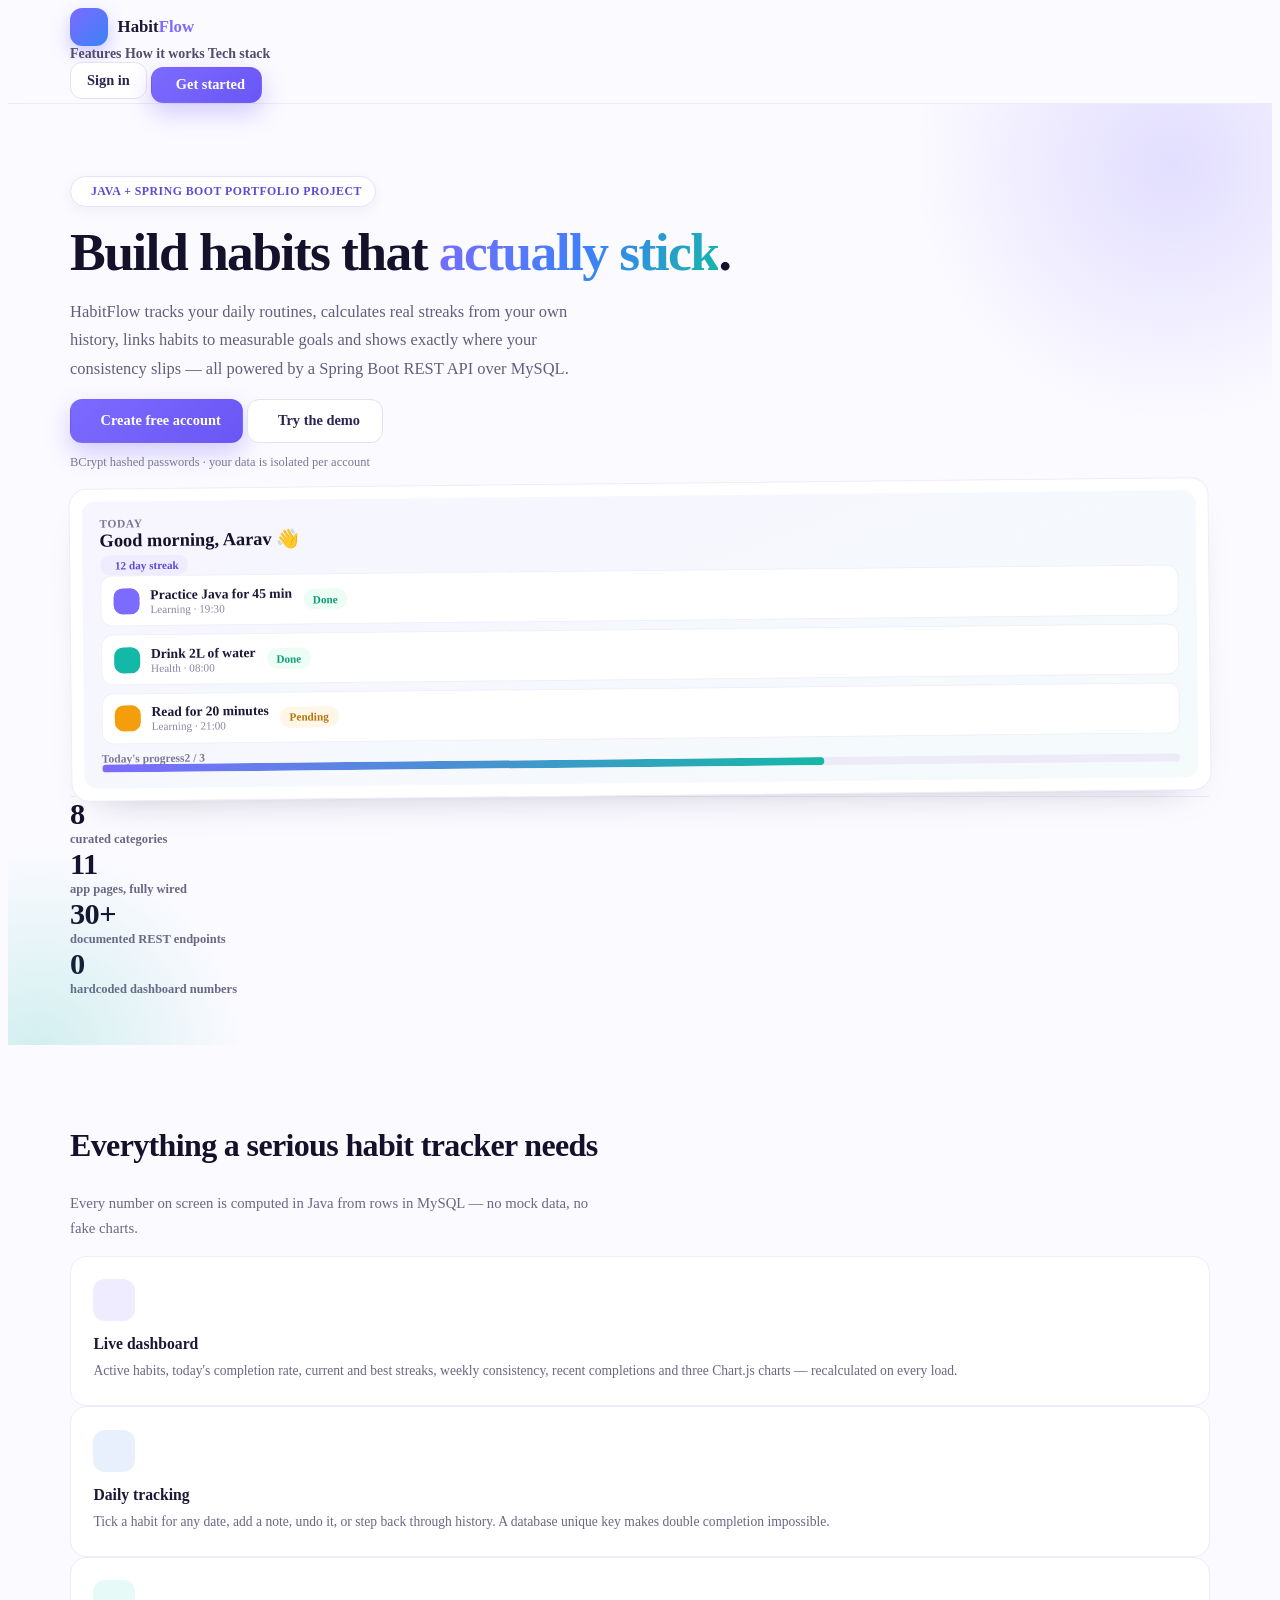
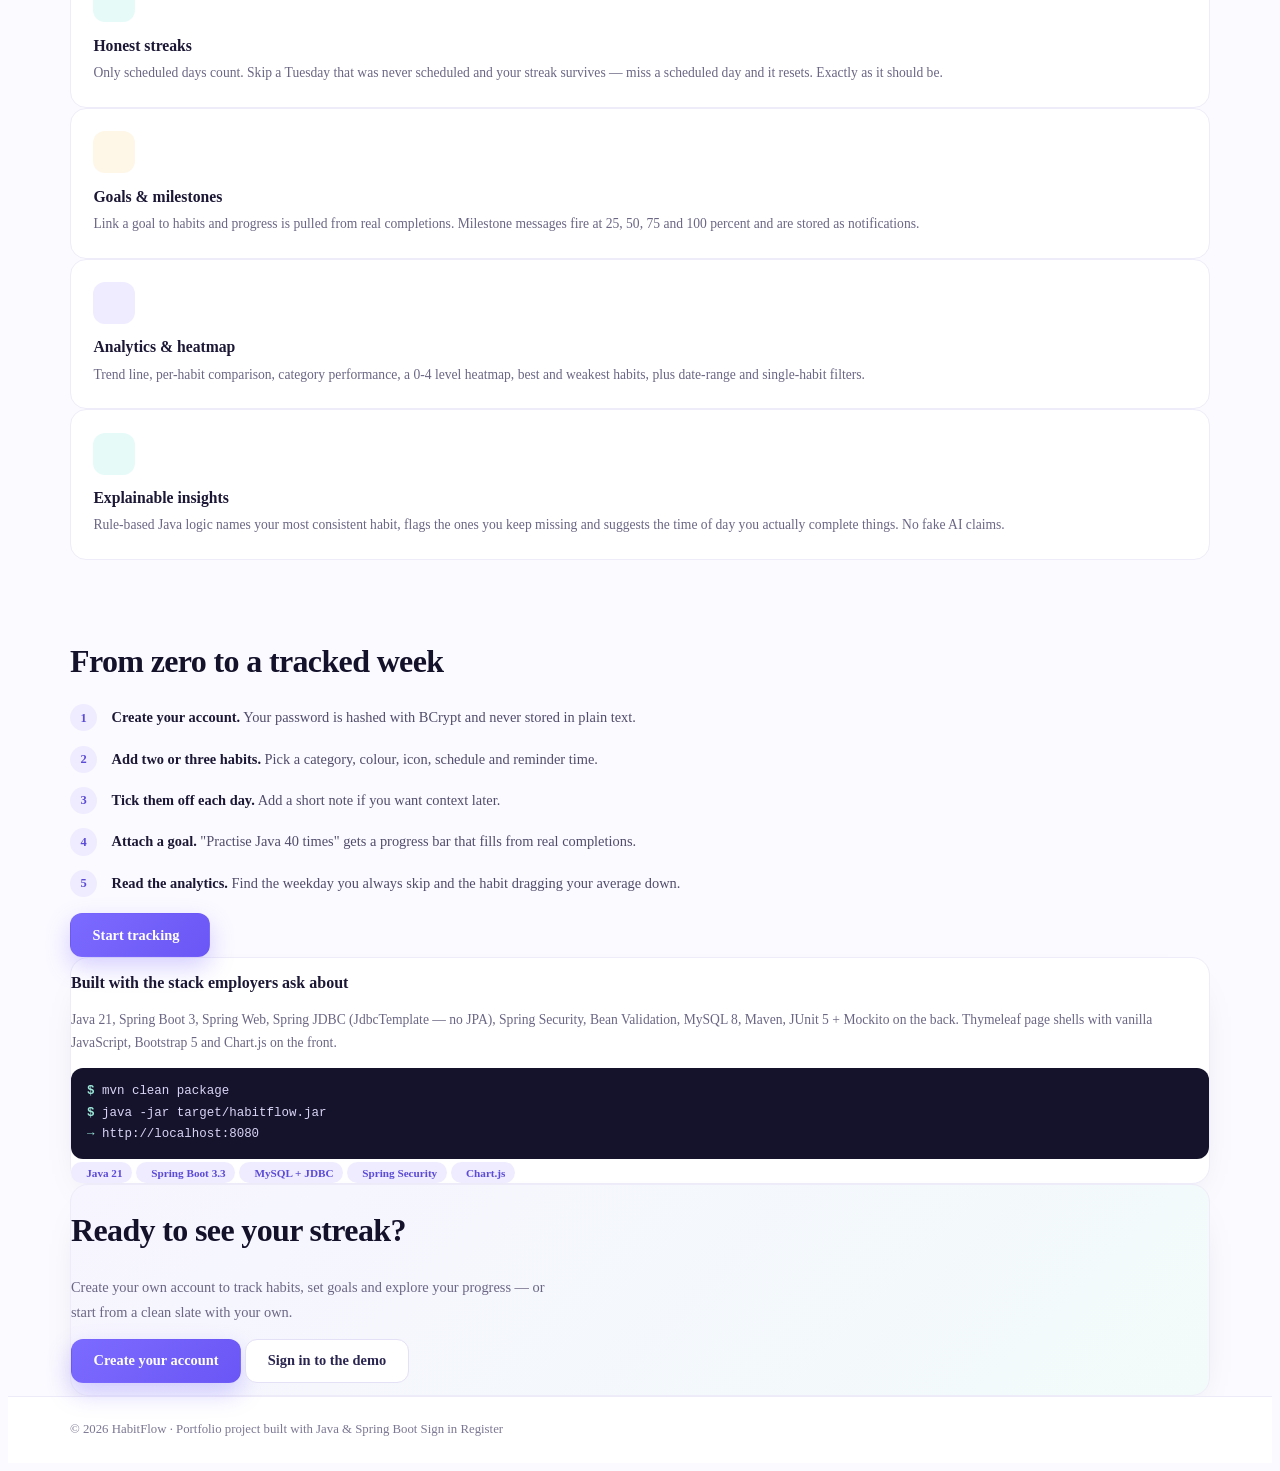
<file: src/main/resources/templates/index.html>
<!DOCTYPE html>
<html xmlns:th="http://www.thymeleaf.org" lang="en">
<head th:replace="~{fragments/layout :: head('Smart Habit Tracker')}"></head>
<body style="background:#FBFAFF">
<style>
  .lp-nav{position:sticky;top:0;z-index:20;background:rgba(251,250,255,.85);backdrop-filter:blur(12px);border-bottom:1px solid #EDEBF8}
  .lp-wrap{max-width:1140px;margin:0 auto;padding:0 1.25rem}
  .lp-brand{display:flex;align-items:center;gap:.6rem;font-weight:800;font-size:1.05rem;color:#1B1735;text-decoration:none}
  .lp-mark{width:38px;height:38px;border-radius:12px;display:grid;place-items:center;color:#fff;font-size:1.05rem;
    background:linear-gradient(135deg,#7C6BFF,#3B82F6);box-shadow:0 8px 18px rgba(124,107,255,.35)}
  .lp-hero{padding:4.5rem 0 3rem;position:relative;overflow:hidden}
  .lp-hero:before{content:"";position:absolute;width:520px;height:520px;border-radius:50%;right:-160px;top:-200px;
    background:radial-gradient(circle,rgba(124,107,255,.20),rgba(124,107,255,0) 70%);pointer-events:none}
  .lp-hero:after{content:"";position:absolute;width:420px;height:420px;border-radius:50%;left:-180px;bottom:-220px;
    background:radial-gradient(circle,rgba(20,184,166,.18),rgba(20,184,166,0) 70%);pointer-events:none}
  .lp-eyebrow{display:inline-flex;align-items:center;gap:.45rem;background:#fff;border:1px solid #E7E3FA;color:#5B4BD6;
    font-size:.74rem;font-weight:700;letter-spacing:.04em;text-transform:uppercase;padding:.42rem .8rem;border-radius:999px;
    box-shadow:0 4px 14px rgba(27,23,53,.05)}
  .lp-h1{font-size:clamp(2.1rem,4.6vw,3.35rem);font-weight:800;line-height:1.08;letter-spacing:-.03em;color:#14112B;margin:1.1rem 0 1rem}
  .lp-h1 span{background:linear-gradient(120deg,#7C6BFF,#3B82F6 55%,#14B8A6);-webkit-background-clip:text;background-clip:text;color:transparent}
  .lp-lead{font-size:1.03rem;line-height:1.7;color:#635E7D;max-width:33rem}
  .lp-btn{display:inline-flex;align-items:center;gap:.5rem;border-radius:12px;padding:.78rem 1.35rem;font-weight:700;font-size:.9rem;
    text-decoration:none;border:1px solid transparent;transition:.18s}
  .lp-btn-primary{background:linear-gradient(135deg,#7C6BFF,#6A56F5);color:#fff;box-shadow:0 10px 24px rgba(124,107,255,.32)}
  .lp-btn-primary:hover{transform:translateY(-1px);color:#fff;box-shadow:0 14px 30px rgba(124,107,255,.4)}
  .lp-btn-ghost{background:#fff;color:#2A2550;border-color:#E4E0F5}
  .lp-btn-ghost:hover{background:#F7F6FE;color:#2A2550}
  .lp-card{background:#fff;border:1px solid #EEECF8;border-radius:18px;box-shadow:0 18px 40px -28px rgba(27,23,53,.35)}
  .lp-preview{padding:.75rem;transform:rotate(-.6deg)}
  .lp-preview-inner{background:linear-gradient(160deg,#F7F5FF,#F4FBFB);border-radius:13px;padding:1rem 1.1rem}
  .lp-chip{display:inline-flex;align-items:center;gap:.35rem;font-size:.7rem;font-weight:700;padding:.28rem .6rem;border-radius:999px;
    background:#EFECFF;color:#5B4BD6}
  .lp-bar{height:8px;border-radius:99px;background:#EDEBF8;overflow:hidden}
  .lp-bar span{display:block;height:100%;border-radius:99px;background:linear-gradient(90deg,#7C6BFF,#14B8A6)}
  .lp-row{display:flex;align-items:center;gap:.7rem;background:#fff;border:1px solid #F1EFFA;border-radius:12px;padding:.65rem .75rem;margin-bottom:.5rem}
  .lp-dot{width:26px;height:26px;border-radius:9px;display:grid;place-items:center;font-size:.75rem;color:#fff}
  .lp-features{padding:3.5rem 0}
  .lp-fcard{background:#fff;border:1px solid #EEECF8;border-radius:16px;padding:1.4rem;height:100%;transition:.2s}
  .lp-fcard:hover{transform:translateY(-3px);box-shadow:0 22px 40px -30px rgba(27,23,53,.5);border-color:#DED9F7}
  .lp-ficon{width:42px;height:42px;border-radius:12px;display:grid;place-items:center;font-size:1.05rem;margin-bottom:.9rem}
  .lp-fcard h3{font-size:.98rem;font-weight:750;color:#1B1735;margin:.2rem 0 .45rem}
  .lp-fcard p{font-size:.85rem;line-height:1.65;color:#6B6684;margin:0}
  .lp-num{font-size:1.9rem;font-weight:800;color:#14112B;letter-spacing:-.02em}
  .lp-num-label{font-size:.78rem;color:#6B6684;font-weight:600}
  .lp-section-title{font-size:clamp(1.5rem,2.6vw,2rem);font-weight:800;letter-spacing:-.02em;color:#14112B}
  .lp-steps{counter-reset:s;list-style:none;padding:0;margin:0}
  .lp-steps li{counter-increment:s;position:relative;padding-left:2.6rem;margin-bottom:1.1rem;font-size:.9rem;line-height:1.65;color:#514C6B}
  .lp-steps li:before{content:counter(s);position:absolute;left:0;top:-2px;width:1.7rem;height:1.7rem;border-radius:50%;
    background:#EFECFF;color:#5B4BD6;font-weight:800;font-size:.78rem;display:grid;place-items:center}
  .lp-steps strong{color:#1B1735}
  .lp-footer{border-top:1px solid #EDEBF8;padding:1.6rem 0;font-size:.8rem;color:#7C7793;background:#fff}
  .lp-code{background:#15122B;color:#D9D5F5;border-radius:12px;padding:.85rem 1rem;font-size:.78rem;line-height:1.7;
    font-family:ui-monospace,SFMono-Regular,Menlo,monospace;overflow-x:auto}
  .lp-code b{color:#9BE7D8;font-weight:600}
</style>

<nav class="lp-nav">
  <div class="lp-wrap d-flex align-items-center justify-content-between py-2">
    <a class="lp-brand" th:href="@{/}">
      <span class="lp-mark"><i class="bi bi-activity"></i></span>
      <span>Habit<span style="color:#7C6BFF">Flow</span></span>
    </a>
    <div class="d-none d-md-flex align-items-center gap-4" style="font-size:.87rem;font-weight:600">
      <a href="#features" style="color:#514C6B;text-decoration:none">Features</a>
      <a href="#how" style="color:#514C6B;text-decoration:none">How it works</a>
      <a href="#stack" style="color:#514C6B;text-decoration:none">Tech stack</a>
    </div>
    <div class="d-flex align-items-center gap-2">
      <a class="lp-btn lp-btn-ghost" th:href="@{/login}" style="padding:.55rem 1rem">Sign in</a>
      <a class="lp-btn lp-btn-primary" th:href="@{/register}" style="padding:.55rem 1rem">
        <i class="bi bi-arrow-right-short"></i> Get started
      </a>
    </div>
  </div>
</nav>

<section class="lp-hero">
  <div class="lp-wrap">
    <div class="row align-items-center g-5">
      <div class="col-lg-6">
        <span class="lp-eyebrow"><i class="bi bi-stars"></i> Java + Spring Boot portfolio project</span>
        <h1 class="lp-h1">Build habits that <span>actually stick</span>.</h1>
        <p class="lp-lead">
          HabitFlow tracks your daily routines, calculates real streaks from your own history,
          links habits to measurable goals and shows exactly where your consistency slips —
          all powered by a Spring Boot REST API over MySQL.
        </p>
        <div class="d-flex flex-wrap gap-2 mt-4">
          <a class="lp-btn lp-btn-primary" th:href="@{/register}"><i class="bi bi-person-plus"></i> Create free account</a>
          <a class="lp-btn lp-btn-ghost" th:href="@{/login}"><i class="bi bi-box-arrow-in-right"></i> Try the demo</a>
        </div>
        <p class="mt-3 mb-0" style="font-size:.78rem;color:#7C7793">
          <i class="bi bi-shield-lock me-1"></i> BCrypt hashed passwords · your data is isolated per account
        </p>
      </div>

      <div class="col-lg-6">
        <div class="lp-card lp-preview">
          <div class="lp-preview-inner">
            <div class="d-flex justify-content-between align-items-start mb-3">
              <div>
                <div style="font-size:.72rem;color:#7C7793;font-weight:700;letter-spacing:.05em">TODAY</div>
                <div style="font-size:1.15rem;font-weight:800;color:#14112B">Good morning, Aarav 👋</div>
              </div>
              <span class="lp-chip"><i class="bi bi-fire"></i> 12 day streak</span>
            </div>
            <div class="lp-row"><span class="lp-dot" style="background:#7C6BFF"><i class="bi bi-check-lg"></i></span>
              <div class="flex-grow-1"><div style="font-size:.85rem;font-weight:700;color:#1B1735">Practice Java for 45 min</div>
                <div style="font-size:.7rem;color:#8B86A3">Learning · 19:30</div></div>
              <span class="lp-chip" style="background:#ECFDF5;color:#0F9D74">Done</span></div>
            <div class="lp-row"><span class="lp-dot" style="background:#14B8A6"><i class="bi bi-check-lg"></i></span>
              <div class="flex-grow-1"><div style="font-size:.85rem;font-weight:700;color:#1B1735">Drink 2L of water</div>
                <div style="font-size:.7rem;color:#8B86A3">Health · 08:00</div></div>
              <span class="lp-chip" style="background:#ECFDF5;color:#0F9D74">Done</span></div>
            <div class="lp-row"><span class="lp-dot" style="background:#F59E0B"><i class="bi bi-dash-lg"></i></span>
              <div class="flex-grow-1"><div style="font-size:.85rem;font-weight:700;color:#1B1735">Read for 20 minutes</div>
                <div style="font-size:.7rem;color:#8B86A3">Learning · 21:00</div></div>
              <span class="lp-chip" style="background:#FEF6E7;color:#B4740B">Pending</span></div>
            <div class="d-flex justify-content-between mt-3 mb-1" style="font-size:.72rem;color:#7C7793;font-weight:700">
              <span>Today's progress</span><span>2 / 3</span></div>
            <div class="lp-bar"><span style="width:67%"></span></div>
          </div>
        </div>
      </div>
    </div>

    <div class="row g-4 text-center text-md-start mt-5 pt-4" style="border-top:1px solid #EEECF8">
      <div class="col-6 col-md-3"><div class="lp-num">8</div><div class="lp-num-label">curated categories</div></div>
      <div class="col-6 col-md-3"><div class="lp-num">11</div><div class="lp-num-label">app pages, fully wired</div></div>
      <div class="col-6 col-md-3"><div class="lp-num">30+</div><div class="lp-num-label">documented REST endpoints</div></div>
      <div class="col-6 col-md-3"><div class="lp-num">0</div><div class="lp-num-label">hardcoded dashboard numbers</div></div>
    </div>
  </div>
</section>

<section class="lp-features" id="features">
  <div class="lp-wrap">
    <div class="text-center mb-5">
      <h2 class="lp-section-title">Everything a serious habit tracker needs</h2>
      <p class="mx-auto mt-2" style="max-width:34rem;color:#6B6684;font-size:.92rem;line-height:1.7">
        Every number on screen is computed in Java from rows in MySQL — no mock data, no fake charts.
      </p>
    </div>
    <div class="row g-3">
      <div class="col-md-6 col-lg-4"><div class="lp-fcard">
        <div class="lp-ficon" style="background:#EFECFF;color:#5B4BD6"><i class="bi bi-grid-1x2"></i></div>
        <h3>Live dashboard</h3>
        <p>Active habits, today's completion rate, current and best streaks, weekly consistency, recent completions
          and three Chart.js charts — recalculated on every load.</p></div></div>
      <div class="col-md-6 col-lg-4"><div class="lp-fcard">
        <div class="lp-ficon" style="background:#E8F0FE;color:#2563EB"><i class="bi bi-check2-square"></i></div>
        <h3>Daily tracking</h3>
        <p>Tick a habit for any date, add a note, undo it, or step back through history. A database unique key makes
          double completion impossible.</p></div></div>
      <div class="col-md-6 col-lg-4"><div class="lp-fcard">
        <div class="lp-ficon" style="background:#E6FBF8;color:#0F9488"><i class="bi bi-fire"></i></div>
        <h3>Honest streaks</h3>
        <p>Only scheduled days count. Skip a Tuesday that was never scheduled and your streak survives — miss a
          scheduled day and it resets. Exactly as it should be.</p></div></div>
      <div class="col-md-6 col-lg-4"><div class="lp-fcard">
        <div class="lp-ficon" style="background:#FEF6E7;color:#B4740B"><i class="bi bi-bullseye"></i></div>
        <h3>Goals &amp; milestones</h3>
        <p>Link a goal to habits and progress is pulled from real completions. Milestone messages fire at 25, 50, 75
          and 100 percent and are stored as notifications.</p></div></div>
      <div class="col-md-6 col-lg-4"><div class="lp-fcard">
        <div class="lp-ficon" style="background:#EFECFF;color:#5B4BD6"><i class="bi bi-bar-chart-line"></i></div>
        <h3>Analytics &amp; heatmap</h3>
        <p>Trend line, per-habit comparison, category performance, a 0-4 level heatmap, best and weakest habits, plus
          date-range and single-habit filters.</p></div></div>
      <div class="col-md-6 col-lg-4"><div class="lp-fcard">
        <div class="lp-ficon" style="background:#E6FBF8;color:#0F9488"><i class="bi bi-lightbulb"></i></div>
        <h3>Explainable insights</h3>
        <p>Rule-based Java logic names your most consistent habit, flags the ones you keep missing and suggests the
          time of day you actually complete things. No fake AI claims.</p></div></div>
    </div>
  </div>
</section>

<section class="py-4" id="how">
  <div class="lp-wrap">
    <div class="row g-5 align-items-center">
      <div class="col-lg-6">
        <h2 class="lp-section-title mb-3">From zero to a tracked week</h2>
        <ol class="lp-steps">
          <li><strong>Create your account.</strong> Your password is hashed with BCrypt and never stored in plain text.</li>
          <li><strong>Add two or three habits.</strong> Pick a category, colour, icon, schedule and reminder time.</li>
          <li><strong>Tick them off each day.</strong> Add a short note if you want context later.</li>
          <li><strong>Attach a goal.</strong> "Practise Java 40 times" gets a progress bar that fills from real completions.</li>
          <li><strong>Read the analytics.</strong> Find the weekday you always skip and the habit dragging your average down.</li>
        </ol>
        <a class="lp-btn lp-btn-primary mt-2" th:href="@{/register}">Start tracking <i class="bi bi-arrow-right-short"></i></a>
      </div>
      <div class="col-lg-6" id="stack">
        <div class="lp-card p-4">
          <h3 style="font-size:1rem;font-weight:750;color:#1B1735">Built with the stack employers ask about</h3>
          <p style="font-size:.85rem;color:#6B6684;line-height:1.7">
            Java 21, Spring Boot 3, Spring Web, Spring JDBC (JdbcTemplate — no JPA), Spring Security, Bean Validation,
            MySQL 8, Maven, JUnit 5 + Mockito on the back. Thymeleaf page shells with vanilla JavaScript, Bootstrap 5
            and Chart.js on the front.
          </p>
          <div class="lp-code mt-2">
            <b>$</b> mvn clean package<br>
            <b>$</b> java -jar target/habitflow.jar<br>
            <b>→</b> http://localhost:8080
          </div>
          <div class="d-flex flex-wrap gap-2 mt-3">
            <span class="lp-chip"><i class="bi bi-cup-hot"></i> Java 21</span>
            <span class="lp-chip"><i class="bi bi-layers"></i> Spring Boot 3.3</span>
            <span class="lp-chip"><i class="bi bi-database"></i> MySQL + JDBC</span>
            <span class="lp-chip"><i class="bi bi-shield-check"></i> Spring Security</span>
            <span class="lp-chip"><i class="bi bi-graph-up"></i> Chart.js</span>
          </div>
        </div>
      </div>
    </div>
  </div>
</section>

<div class="py-5">
  <div class="lp-wrap">
    <div class="lp-card p-4 p-md-5 text-center" style="background:linear-gradient(135deg,#F7F5FF,#F2FBFA)">
      <h2 class="lp-section-title mb-2">Ready to see your streak?</h2>
      <p class="mx-auto mb-4" style="max-width:30rem;color:#6B6684;font-size:.9rem;line-height:1.7">
        Create your own account to track habits, set goals and explore your progress — or start
        from a clean slate with your own.
      </p>
      <div class="d-flex justify-content-center flex-wrap gap-2">
        <a class="lp-btn lp-btn-primary" th:href="@{/register}">Create your account</a>
        <a class="lp-btn lp-btn-ghost" th:href="@{/login}">Sign in to the demo</a>
      </div>
      <p class="mt-3 mb-0" style="font-size:.76rem;color:#7C7793">
      </p>
    </div>
  </div>
</div>

<footer class="lp-footer">
  <div class="lp-wrap d-flex flex-wrap justify-content-between gap-2">
    <span>© 2026 HabitFlow · Portfolio project built with Java &amp; Spring Boot</span>
    <span class="d-flex gap-3">
      <a th:href="@{/login}" style="color:#7C7793">Sign in</a>
      <a th:href="@{/register}" style="color:#7C7793">Register</a>
    </span>
  </div>
</footer>

<script src="https://cdn.jsdelivr.net/npm/bootstrap@5.3.3/dist/js/bootstrap.bundle.min.js"></script>
</body>
</html>
</file>
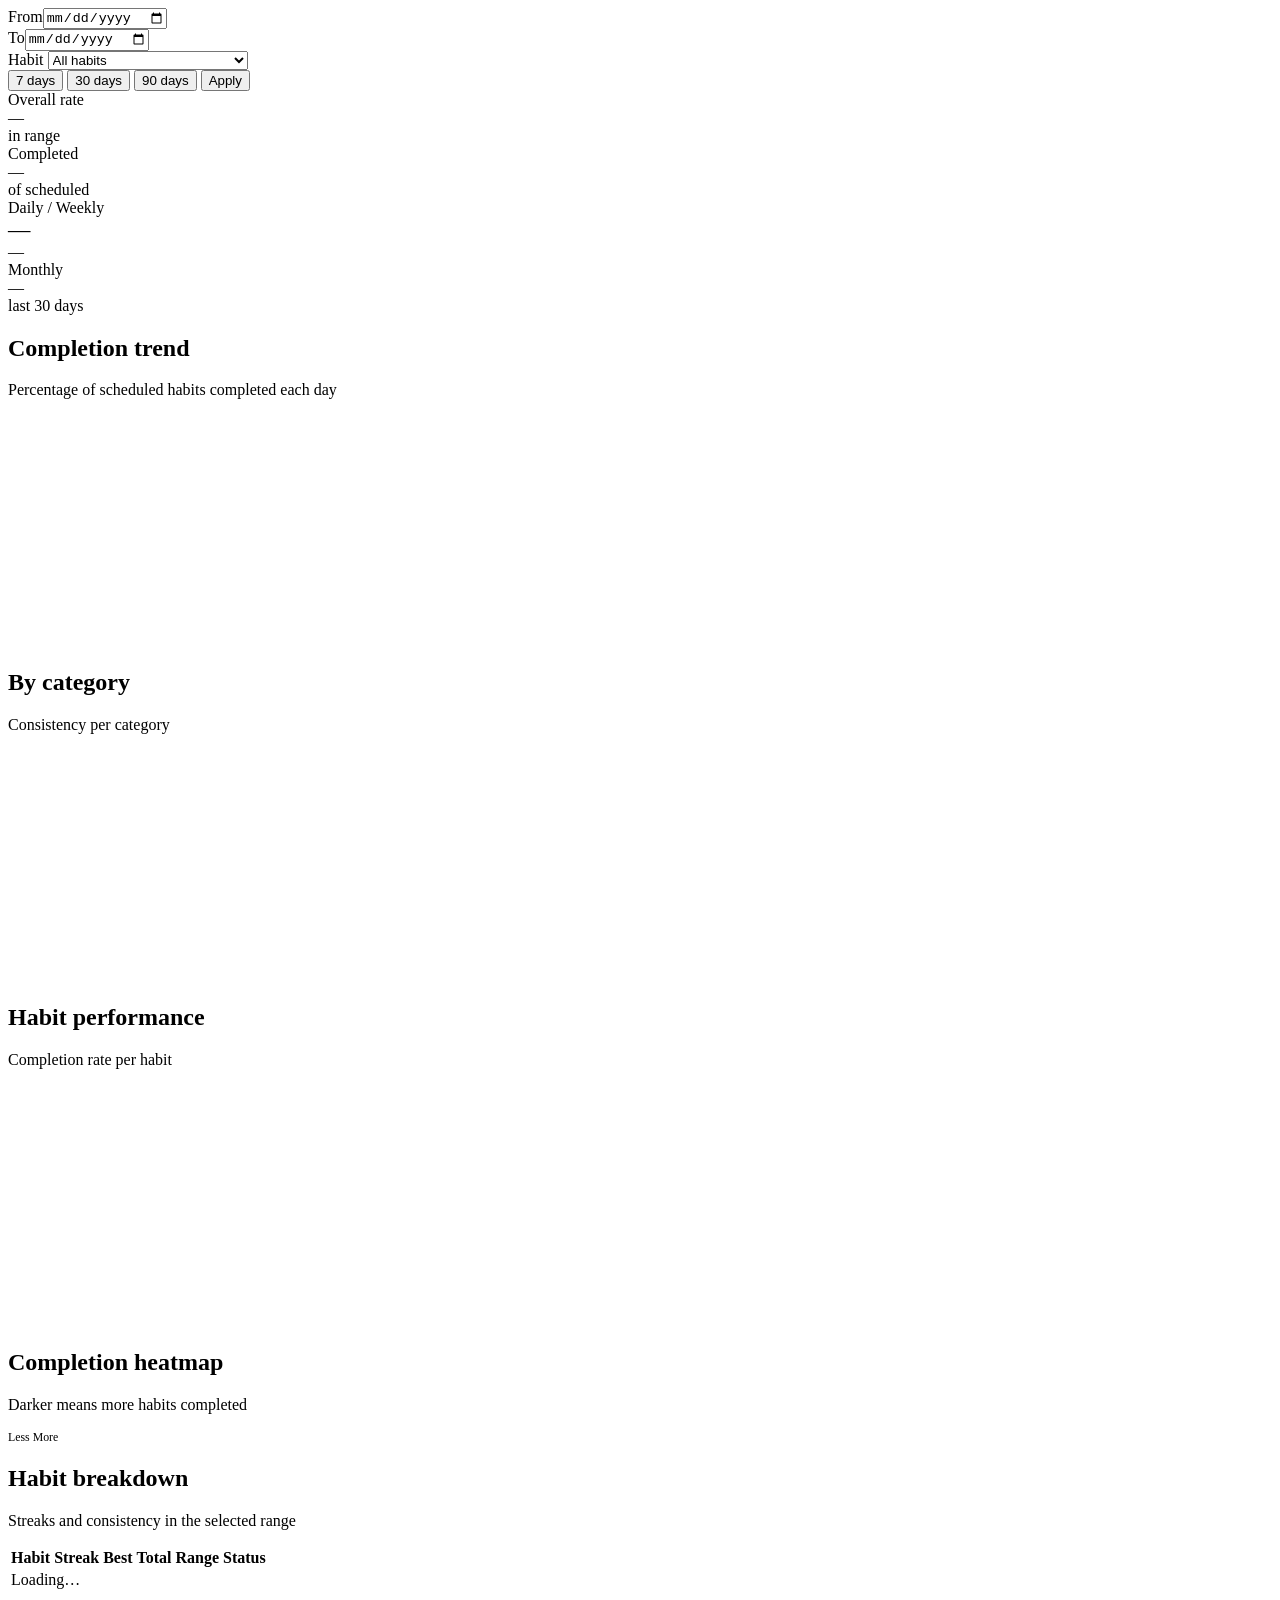
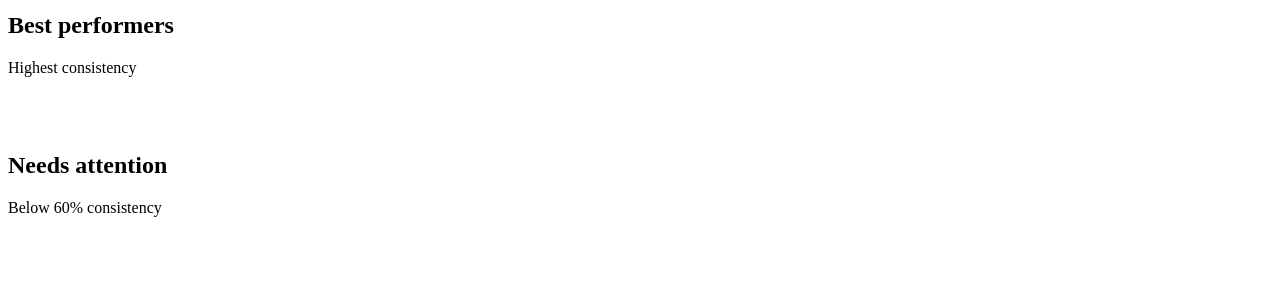
<file: src/main/resources/templates/analytics.html>
<!DOCTYPE html>
<html xmlns:th="http://www.thymeleaf.org" lang="en">
<head th:replace="~{fragments/layout :: head('Analytics & Reports')}"></head>
<body>
<div class="hf-shell">
    <aside th:replace="~{fragments/layout :: sidebar('analytics')}"></aside>
    <div class="hf-main">
        <header th:replace="~{fragments/layout :: topbar('Analytics & Reports','Analytics')}"></header>
        <main class="hf-content">
<div class="hf-card mb-3">
    <div class="hf-card-body d-flex flex-wrap align-items-end gap-2">
        <div><label class="form-label">From</label><input type="date" class="form-control form-control-sm" id="rangeFrom"></div>
        <div><label class="form-label">To</label><input type="date" class="form-control form-control-sm" id="rangeTo"></div>
        <div><label class="form-label">Habit</label>
            <select class="form-select form-select-sm" id="rangeHabit" style="min-width:200px">
                <option value="">All habits</option>
            </select></div>
        <div class="d-flex gap-2 ms-auto">
            <button class="btn btn-hf-ghost btn-sm" data-range="7">7 days</button>
            <button class="btn btn-hf-ghost btn-sm" data-range="30">30 days</button>
            <button class="btn btn-hf-ghost btn-sm" data-range="90">90 days</button>
            <button class="btn btn-hf btn-sm" id="applyRange">Apply</button>
        </div>
    </div>
</div>

<div class="row g-3 mb-4">
    <div class="col-6 col-lg-3"><div class="hf-stat" style="--accent:#7C6BFF;--accent-soft:#EFECFF">
        <div class="hf-stat-top"><div><div class="hf-stat-label">Overall rate</div>
        <div class="hf-stat-value" id="anOverall">—</div><div class="hf-stat-note" id="anOverallNote">in range</div></div>
        <div class="hf-stat-icon"><i class="bi bi-percent"></i></div></div></div></div>
    <div class="col-6 col-lg-3"><div class="hf-stat" style="--accent:#10B981;--accent-soft:#ECFDF5">
        <div class="hf-stat-top"><div><div class="hf-stat-label">Completed</div>
        <div class="hf-stat-value" id="anCompleted">—</div><div class="hf-stat-note" id="anScheduled">of scheduled</div></div>
        <div class="hf-stat-icon"><i class="bi bi-check2-circle"></i></div></div></div></div>
    <div class="col-6 col-lg-3"><div class="hf-stat" style="--accent:#3B82F6;--accent-soft:#E8F0FE">
        <div class="hf-stat-top"><div><div class="hf-stat-label">Daily / Weekly</div>
        <div class="hf-stat-value" style="font-size:1.4rem" id="anDaily">—</div>
        <div class="hf-stat-note" id="anWeekly">—</div></div>
        <div class="hf-stat-icon"><i class="bi bi-calendar-week"></i></div></div></div></div>
    <div class="col-6 col-lg-3"><div class="hf-stat" style="--accent:#F59E0B;--accent-soft:#FEF6E7">
        <div class="hf-stat-top"><div><div class="hf-stat-label">Monthly</div>
        <div class="hf-stat-value" id="anMonthly">—</div><div class="hf-stat-note">last 30 days</div></div>
        <div class="hf-stat-icon"><i class="bi bi-calendar3"></i></div></div></div></div>
</div>

<div class="row g-3 mb-4">
    <div class="col-lg-8">
        <div class="hf-card h-100">
            <div class="hf-card-head"><div><h2>Completion trend</h2><p>Percentage of scheduled habits completed each day</p></div></div>
            <div class="hf-card-body"><canvas id="trendChart" height="230"></canvas></div>
        </div>
    </div>
    <div class="col-lg-4">
        <div class="hf-card h-100">
            <div class="hf-card-head"><div><h2>By category</h2><p>Consistency per category</p></div></div>
            <div class="hf-card-body"><canvas id="categoryPerfChart" height="230"></canvas></div>
        </div>
    </div>
</div>

<div class="row g-3 mb-4">
    <div class="col-lg-6">
        <div class="hf-card h-100">
            <div class="hf-card-head"><div><h2>Habit performance</h2><p>Completion rate per habit</p></div></div>
            <div class="hf-card-body"><canvas id="habitPerfChart" height="240"></canvas></div>
        </div>
    </div>
    <div class="col-lg-6">
        <div class="hf-card h-100">
            <div class="hf-card-head"><div><h2>Completion heatmap</h2><p>Darker means more habits completed</p></div></div>
            <div class="hf-card-body">
                <div class="hf-heatmap" id="heatmap"></div>
                <div class="d-flex align-items-center gap-2 mt-3" style="font-size:.74rem;color:var(--hf-text-muted)">
                    <span>Less</span>
                    <span class="hf-heat-cell hf-heat-0"></span><span class="hf-heat-cell hf-heat-1"></span>
                    <span class="hf-heat-cell hf-heat-2"></span><span class="hf-heat-cell hf-heat-3"></span>
                    <span class="hf-heat-cell hf-heat-4"></span>
                    <span>More</span>
                </div>
            </div>
        </div>
    </div>
</div>

<div class="row g-3">
    <div class="col-lg-8">
        <div class="hf-card">
            <div class="hf-card-head"><div><h2>Habit breakdown</h2><p>Streaks and consistency in the selected range</p></div></div>
            <div class="hf-card-body p-0"><div class="table-responsive"><table class="hf-table">
                <thead><tr><th>Habit</th><th>Streak</th><th>Best</th><th>Total</th><th>Range</th><th>Status</th></tr></thead>
                <tbody id="statsTable"><tr><td colspan="6" class="text-center py-4" style="color:var(--hf-text-muted)">Loading…</td></tr></tbody>
            </table></div></div>
        </div>
    </div>
    <div class="col-lg-4">
        <div class="hf-card mb-3">
            <div class="hf-card-head"><div><h2>Best performers</h2><p>Highest consistency</p></div></div>
            <div class="hf-card-body" id="bestList"><div class="hf-skeleton" style="height:40px"></div></div>
        </div>
        <div class="hf-card">
            <div class="hf-card-head"><div><h2>Needs attention</h2><p>Below 60% consistency</p></div></div>
            <div class="hf-card-body" id="lowList"><div class="hf-skeleton" style="height:40px"></div></div>
        </div>
    </div>
</div>
        </main>
        <footer th:replace="~{fragments/layout :: footer}"></footer>
    </div>
</div>
<div th:replace="~{fragments/layout :: overlay}"></div>
<th:block th:replace="~{fragments/layout :: scripts('analytics')}"></th:block>
</body>
</html>
</file>
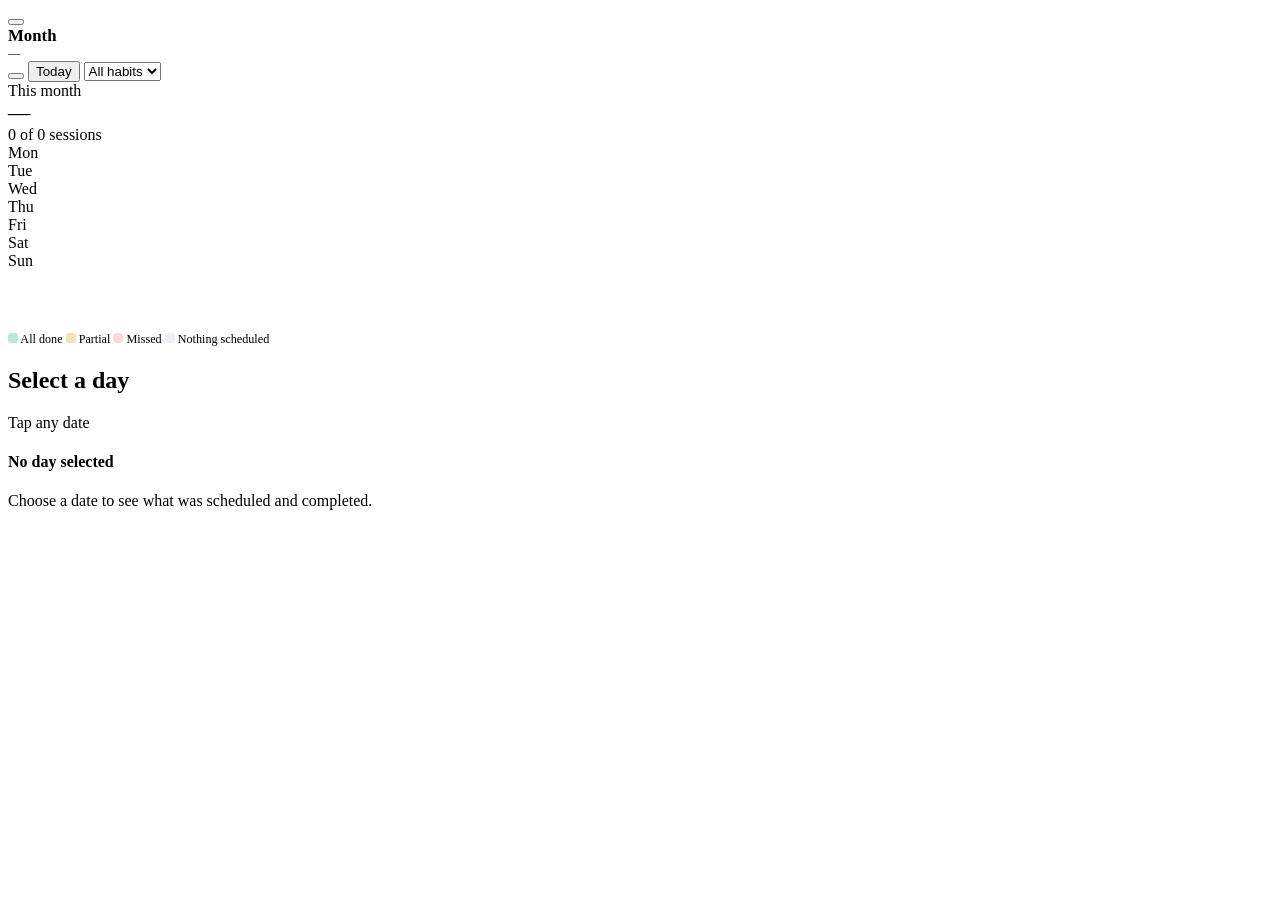
<file: src/main/resources/templates/calendar.html>
<!DOCTYPE html>
<html xmlns:th="http://www.thymeleaf.org" lang="en">
<head th:replace="~{fragments/layout :: head('Calendar & History')}"></head>
<body>
<div class="hf-shell">
    <aside th:replace="~{fragments/layout :: sidebar('calendar')}"></aside>
    <div class="hf-main">
        <header th:replace="~{fragments/layout :: topbar('Calendar & History','Calendar')}"></header>
        <main class="hf-content">
<div class="row g-3 mb-3">
    <div class="col-lg-8">
        <div class="hf-card">
            <div class="hf-card-body d-flex flex-wrap align-items-center gap-2">
                <button class="hf-icon-btn" id="prevMonth"><i class="bi bi-chevron-left"></i></button>
                <div class="flex-grow-1 text-center">
                    <div style="font-weight:800;font-size:1.05rem" id="calLabel">Month</div>
                    <div style="font-size:.77rem;color:var(--hf-text-muted)" id="calRange">—</div>
                </div>
                <button class="hf-icon-btn" id="nextMonth"><i class="bi bi-chevron-right"></i></button>
                <button class="btn btn-hf-ghost btn-sm" id="calToday">Today</button>
                <select class="form-select form-select-sm" id="calHabitFilter" style="max-width:200px">
                    <option value="">All habits</option>
                </select>
            </div>
        </div>
    </div>
    <div class="col-lg-4">
        <div class="hf-card h-100">
            <div class="hf-card-body d-flex justify-content-between align-items-center">
                <div><div class="hf-stat-label">This month</div>
                    <div class="hf-stat-value" style="font-size:1.4rem" id="calMonthRate">—</div>
                    <div class="hf-stat-note" id="calMonthDetail">0 of 0 sessions</div></div>
                <div class="hf-stat-icon" style="--accent:#14B8A6;--accent-soft:#E6FBF8">
                    <i class="bi bi-calendar-check"></i></div>
            </div>
        </div>
    </div>
</div>

<div class="row g-3">
    <div class="col-lg-8">
        <div class="hf-card">
            <div class="hf-card-body">
                <div class="hf-cal-grid mb-2">
                    <div class="hf-cal-dow">Mon</div><div class="hf-cal-dow">Tue</div><div class="hf-cal-dow">Wed</div>
                    <div class="hf-cal-dow">Thu</div><div class="hf-cal-dow">Fri</div><div class="hf-cal-dow">Sat</div>
                    <div class="hf-cal-dow">Sun</div>
                </div>
                <div class="hf-cal-grid" id="calGrid">
                    <div class="hf-skeleton" style="height:62px"></div>
                </div>
                <div class="d-flex flex-wrap gap-3 mt-3" style="font-size:.76rem;color:var(--hf-text-muted)">
                    <span><span class="hf-cal-dot" style="background:#B9E9E1;width:10px;height:10px;display:inline-block;border-radius:3px"></span> All done</span>
                    <span><span class="hf-cal-dot" style="background:#F5E2BC;width:10px;height:10px;display:inline-block;border-radius:3px"></span> Partial</span>
                    <span><span class="hf-cal-dot" style="background:#FBDADA;width:10px;height:10px;display:inline-block;border-radius:3px"></span> Missed</span>
                    <span><span class="hf-cal-dot" style="background:#EEF0F8;width:10px;height:10px;display:inline-block;border-radius:3px"></span> Nothing scheduled</span>
                </div>
            </div>
        </div>
    </div>
    <div class="col-lg-4">
        <div class="hf-card h-100">
            <div class="hf-card-head"><div><h2 id="calDetailTitle">Select a day</h2><p id="calDetailSub">Tap any date</p></div></div>
            <div class="hf-card-body" id="calDetail">
                <div class="hf-empty"><div class="hf-empty-icon"><i class="bi bi-calendar3"></i></div>
                    <h4>No day selected</h4><p>Choose a date to see what was scheduled and completed.</p></div>
            </div>
        </div>
    </div>
</div>
        </main>
        <footer th:replace="~{fragments/layout :: footer}"></footer>
    </div>
</div>
<div th:replace="~{fragments/layout :: overlay}"></div>
<th:block th:replace="~{fragments/layout :: scripts('calendar')}"></th:block>
</body>
</html>
</file>
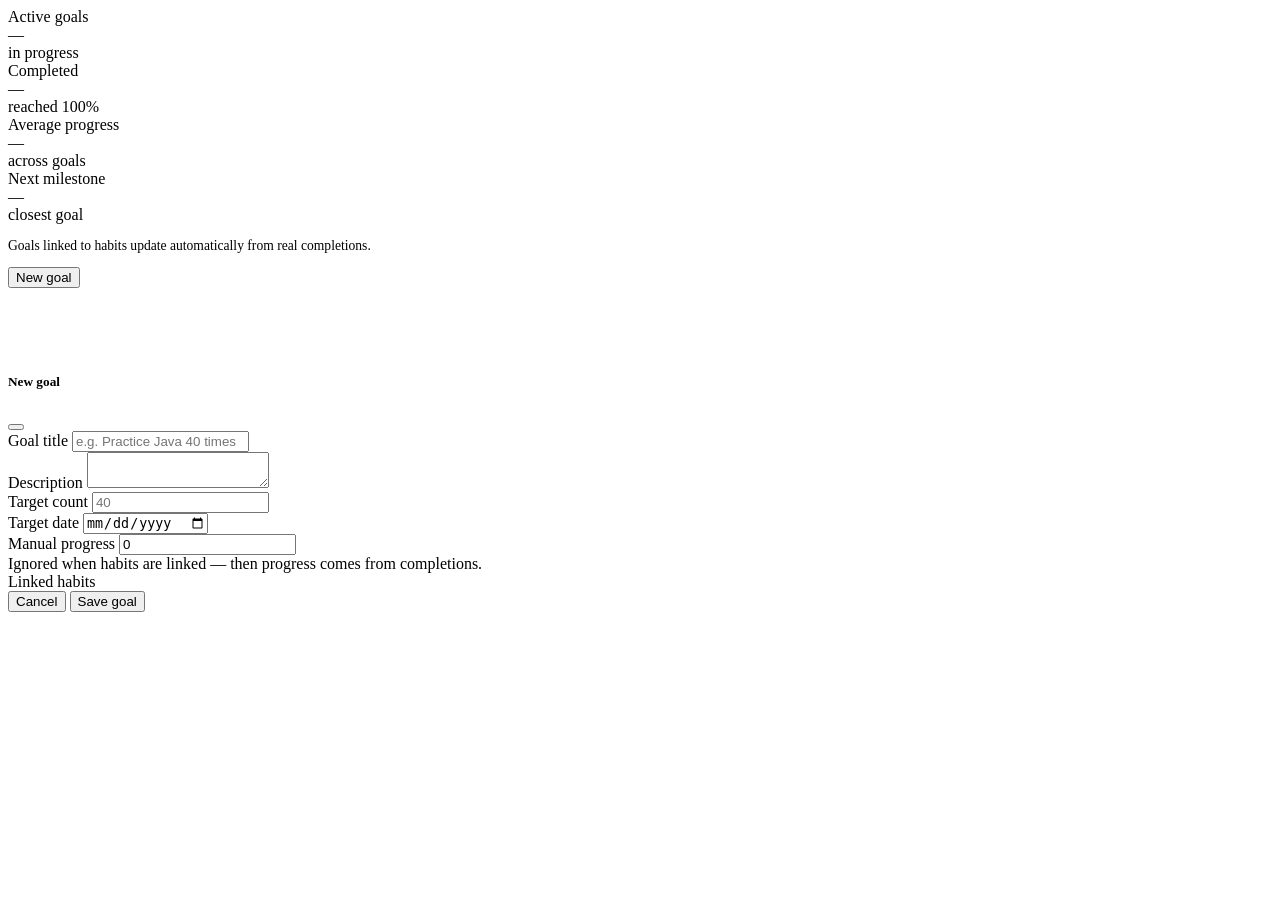
<file: src/main/resources/templates/goals.html>
<!DOCTYPE html>
<html xmlns:th="http://www.thymeleaf.org" lang="en">
<head th:replace="~{fragments/layout :: head('Goals & Milestones')}"></head>
<body>
<div class="hf-shell">
    <aside th:replace="~{fragments/layout :: sidebar('goals')}"></aside>
    <div class="hf-main">
        <header th:replace="~{fragments/layout :: topbar('Goals & Milestones','Goals')}"></header>
        <main class="hf-content">
<div class="row g-3 mb-4">
    <div class="col-6 col-lg-3"><div class="hf-stat" style="--accent:#7C6BFF;--accent-soft:#EFECFF">
        <div class="hf-stat-top"><div><div class="hf-stat-label">Active goals</div>
        <div class="hf-stat-value" id="goalActive">—</div><div class="hf-stat-note">in progress</div></div>
        <div class="hf-stat-icon"><i class="bi bi-bullseye"></i></div></div></div></div>
    <div class="col-6 col-lg-3"><div class="hf-stat" style="--accent:#10B981;--accent-soft:#ECFDF5">
        <div class="hf-stat-top"><div><div class="hf-stat-label">Completed</div>
        <div class="hf-stat-value" id="goalDone">—</div><div class="hf-stat-note">reached 100%</div></div>
        <div class="hf-stat-icon"><i class="bi bi-check2-all"></i></div></div></div></div>
    <div class="col-6 col-lg-3"><div class="hf-stat" style="--accent:#3B82F6;--accent-soft:#E8F0FE">
        <div class="hf-stat-top"><div><div class="hf-stat-label">Average progress</div>
        <div class="hf-stat-value" id="goalAvg">—</div><div class="hf-stat-note">across goals</div></div>
        <div class="hf-stat-icon"><i class="bi bi-speedometer2"></i></div></div></div></div>
    <div class="col-6 col-lg-3"><div class="hf-stat" style="--accent:#F59E0B;--accent-soft:#FEF6E7">
        <div class="hf-stat-top"><div><div class="hf-stat-label">Next milestone</div>
        <div class="hf-stat-value" id="goalNext">—</div><div class="hf-stat-note">closest goal</div></div>
        <div class="hf-stat-icon"><i class="bi bi-flag"></i></div></div></div></div>
</div>

<div class="d-flex flex-wrap align-items-center justify-content-between gap-2 mb-3">
    <p class="mb-0" style="font-size:.85rem;color:var(--hf-text-muted)">Goals linked to habits update automatically from real completions.</p>
    <button class="btn btn-hf btn-sm" id="newGoalBtn"><i class="bi bi-plus-lg me-1"></i>New goal</button>
</div>

<div class="row g-3" id="goalList">
    <div class="col-md-6"><div class="hf-card hf-card-pad"><div class="hf-skeleton mb-2" style="height:20px;width:50%"></div><div class="hf-skeleton" style="height:44px"></div></div></div>
</div>

<div class="modal fade" id="goalModal" tabindex="-1">
  <div class="modal-dialog modal-dialog-centered">
    <div class="modal-content">
      <div class="modal-header"><h5 class="modal-title" id="goalModalTitle">New goal</h5>
        <button type="button" class="btn-close" data-bs-dismiss="modal"></button></div>
      <div class="modal-body">
        <div class="alert alert-danger d-none py-2" id="goalFormError" style="font-size:.82rem"></div>
        <form id="goalForm" novalidate>
          <input type="hidden" id="goalId">
          <div class="mb-3"><label class="form-label" for="goalTitle">Goal title</label>
            <input class="form-control" id="goalTitle" maxlength="140" placeholder="e.g. Practice Java 40 times" required></div>
          <div class="mb-3"><label class="form-label" for="goalDescription">Description</label>
            <textarea class="form-control" id="goalDescription" rows="2" maxlength="500"></textarea></div>
          <div class="row g-3 mb-3">
            <div class="col-6"><label class="form-label" for="goalTarget">Target count</label>
              <input class="form-control" type="number" min="1" id="goalTarget" placeholder="40"></div>
            <div class="col-6"><label class="form-label" for="goalDate">Target date</label>
              <input class="form-control" type="date" id="goalDate"></div>
          </div>
          <div class="mb-3"><label class="form-label" for="goalProgress">Manual progress</label>
            <input class="form-control" type="number" min="0" id="goalProgress" value="0">
            <div class="form-text">Ignored when habits are linked — then progress comes from completions.</div></div>
          <div class="mb-3"><label class="form-label d-block">Linked habits</label>
            <div id="goalHabits" style="max-height:170px;overflow-y:auto"></div></div>
        </form>
      </div>
      <div class="modal-footer">
        <button class="btn btn-hf-ghost" data-bs-dismiss="modal">Cancel</button>
        <button class="btn btn-hf" id="goalSaveBtn">Save goal</button>
      </div>
    </div>
  </div>
</div>
        </main>
        <footer th:replace="~{fragments/layout :: footer}"></footer>
    </div>
</div>
<div th:replace="~{fragments/layout :: overlay}"></div>
<th:block th:replace="~{fragments/layout :: scripts('goals')}"></th:block>
</body>
</html>
</file>
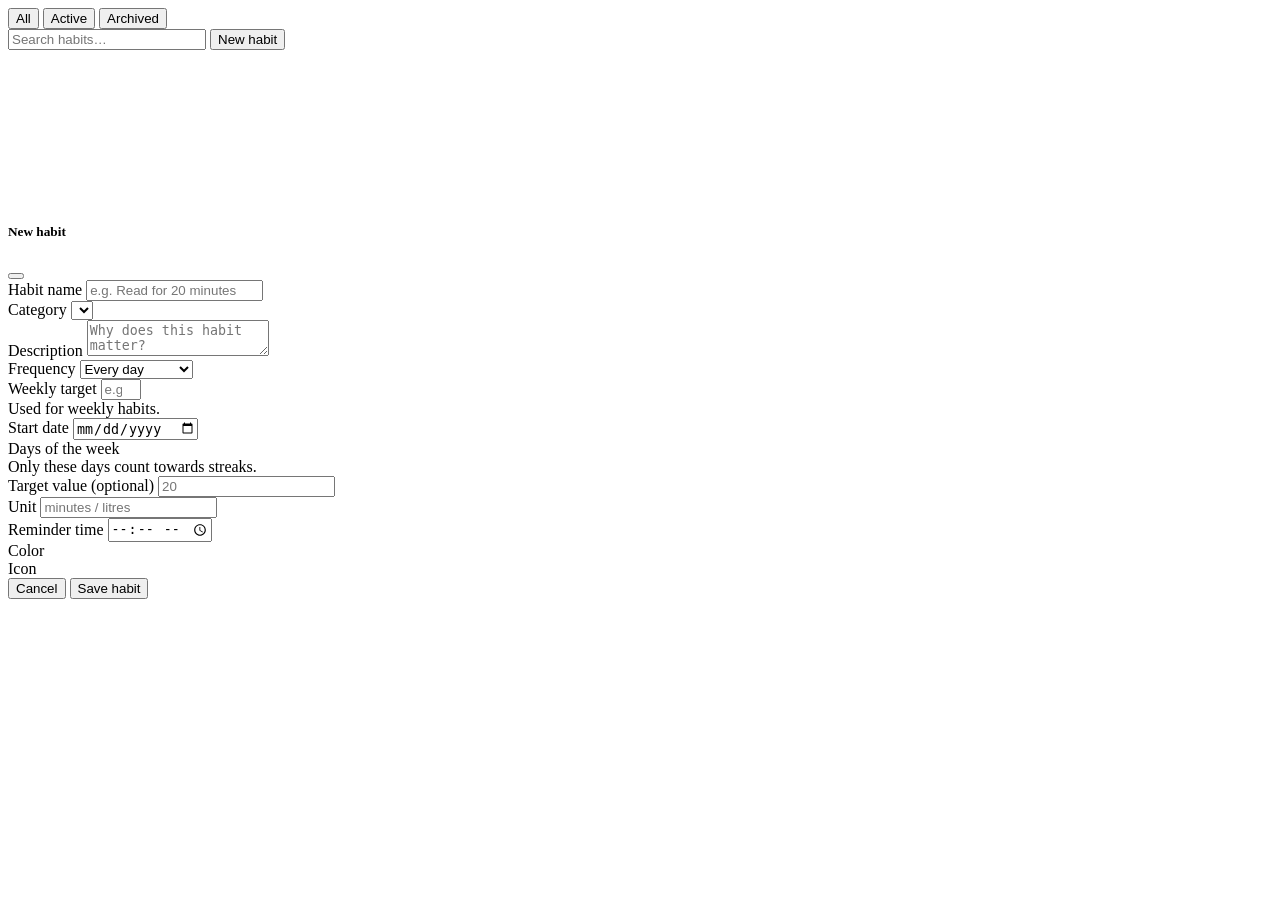
<file: src/main/resources/templates/habits.html>
<!DOCTYPE html>
<html xmlns:th="http://www.thymeleaf.org" lang="en">
<head th:replace="~{fragments/layout :: head('My Habits')}"></head>
<body>
<div class="hf-shell">
    <aside th:replace="~{fragments/layout :: sidebar('habits')}"></aside>
    <div class="hf-main">
        <header th:replace="~{fragments/layout :: topbar('My Habits','Habits')}"></header>
        <main class="hf-content">
<div class="d-flex flex-wrap align-items-center justify-content-between gap-2 mb-3">
    <div class="d-flex gap-2 flex-wrap">
        <button class="btn btn-hf-soft btn-sm habit-filter active" data-status="ALL">All</button>
        <button class="btn btn-hf-ghost btn-sm habit-filter" data-status="ACTIVE">Active</button>
        <button class="btn btn-hf-ghost btn-sm habit-filter" data-status="ARCHIVED">Archived</button>
    </div>
    <div class="d-flex gap-2">
        <input class="form-control form-control-sm" id="habitSearch" placeholder="Search habits…" style="min-width:190px">
        <button class="btn btn-hf btn-sm" id="newHabitBtn"><i class="bi bi-plus-lg me-1"></i>New habit</button>
    </div>
</div>

<div class="alert alert-info d-none" id="habitHint" style="font-size:.83rem"></div>

<div class="row g-3" id="habitGrid">
    <div class="col-md-6 col-xl-4"><div class="hf-card hf-card-pad"><div class="hf-skeleton mb-2" style="height:20px;width:60%"></div><div class="hf-skeleton" style="height:56px"></div></div></div>
    <div class="col-md-6 col-xl-4"><div class="hf-card hf-card-pad"><div class="hf-skeleton mb-2" style="height:20px;width:60%"></div><div class="hf-skeleton" style="height:56px"></div></div></div>
</div>

<div class="modal fade" id="habitModal" tabindex="-1">
  <div class="modal-dialog modal-lg modal-dialog-centered modal-dialog-scrollable">
    <div class="modal-content">
      <div class="modal-header">
        <h5 class="modal-title" id="habitModalTitle">New habit</h5>
        <button type="button" class="btn-close" data-bs-dismiss="modal"></button>
      </div>
      <div class="modal-body">
        <div class="alert alert-danger d-none py-2" id="habitFormError" style="font-size:.82rem"></div>
        <form id="habitForm" novalidate>
          <input type="hidden" id="habitId">
          <div class="row g-3">
            <div class="col-md-8">
              <label class="form-label" for="habitName">Habit name</label>
              <input class="form-control" id="habitName" maxlength="120" placeholder="e.g. Read for 20 minutes" required>
            </div>
            <div class="col-md-4">
              <label class="form-label" for="habitCategory">Category</label>
              <select class="form-select" id="habitCategory" required></select>
            </div>
            <div class="col-12">
              <label class="form-label" for="habitDescription">Description</label>
              <textarea class="form-control" id="habitDescription" rows="2" maxlength="500" placeholder="Why does this habit matter?"></textarea>
            </div>
            <div class="col-md-4">
              <label class="form-label" for="habitFrequency">Frequency</label>
              <select class="form-select" id="habitFrequency">
                <option value="DAILY">Every day</option>
                <option value="WEEKDAYS">Weekdays only</option>
                <option value="WEEKLY">Weekly target</option>
                <option value="CUSTOM">Custom days</option>
              </select>
            </div>
            <div class="col-md-4">
              <label class="form-label" for="habitWeeklyTarget">Weekly target</label>
              <input class="form-control" type="number" id="habitWeeklyTarget" min="1" max="7" placeholder="e.g. 3">
              <div class="form-text">Used for weekly habits.</div>
            </div>
            <div class="col-md-4">
              <label class="form-label" for="habitStartDate">Start date</label>
              <input class="form-control" type="date" id="habitStartDate">
            </div>
            <div class="col-12" id="daysWrapper">
              <label class="form-label d-block">Days of the week</label>
              <div class="d-flex flex-wrap gap-2" id="dayPicker"></div>
              <div class="form-text">Only these days count towards streaks.</div>
            </div>
            <div class="col-md-4">
              <label class="form-label" for="habitTarget">Target value (optional)</label>
              <input class="form-control" type="number" step="0.1" min="0" id="habitTarget" placeholder="20">
            </div>
            <div class="col-md-4">
              <label class="form-label" for="habitUnit">Unit</label>
              <input class="form-control" id="habitUnit" maxlength="30" placeholder="minutes / litres">
            </div>
            <div class="col-md-4">
              <label class="form-label" for="habitReminder">Reminder time</label>
              <input class="form-control" type="time" id="habitReminder">
            </div>
            <div class="col-12">
              <label class="form-label">Color</label>
              <div class="d-flex flex-wrap gap-2" id="colorPicker"></div>
            </div>
            <div class="col-12">
              <label class="form-label">Icon</label>
              <div class="d-flex flex-wrap gap-2" id="iconPicker"></div>
            </div>
          </div>
        </form>
      </div>
      <div class="modal-footer">
        <button class="btn btn-hf-ghost" data-bs-dismiss="modal">Cancel</button>
        <button class="btn btn-hf" id="habitSaveBtn">Save habit</button>
      </div>
    </div>
  </div>
</div>
        </main>
        <footer th:replace="~{fragments/layout :: footer}"></footer>
    </div>
</div>
<div th:replace="~{fragments/layout :: overlay}"></div>
<th:block th:replace="~{fragments/layout :: scripts('habits')}"></th:block>
</body>
</html>
</file>
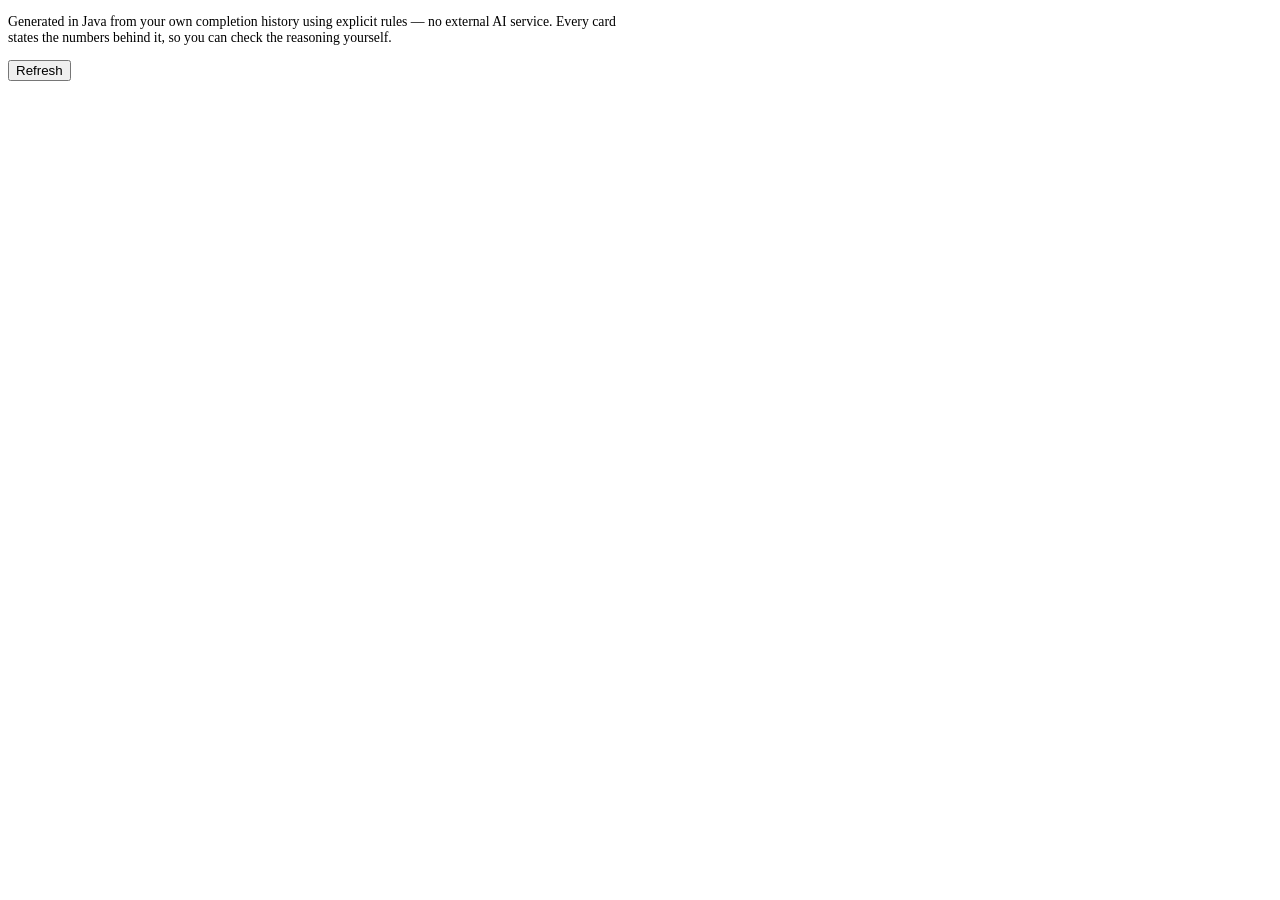
<file: src/main/resources/templates/insights.html>
<!DOCTYPE html>
<html xmlns:th="http://www.thymeleaf.org" lang="en">
<head th:replace="~{fragments/layout :: head('Smart Insights')}"></head>
<body>
<div class="hf-shell">
    <aside th:replace="~{fragments/layout :: sidebar('insights')}"></aside>
    <div class="hf-main">
        <header th:replace="~{fragments/layout :: topbar('Smart Insights','Insights')}"></header>
        <main class="hf-content">
<div class="d-flex flex-wrap align-items-center justify-content-between gap-2 mb-4">
    <div>
        <p class="mb-0" style="font-size:.86rem;color:var(--hf-text-muted);max-width:620px">
            Generated in Java from your own completion history using explicit rules — no external AI service.
            Every card states the numbers behind it, so you can check the reasoning yourself.
        </p>
    </div>
    <button class="btn btn-hf-ghost btn-sm" id="refreshInsights"><i class="bi bi-arrow-clockwise me-1"></i>Refresh</button>
</div>
<div class="row g-3" id="insightList">
    <div class="col-md-6"><div class="hf-card hf-card-pad"><div class="hf-skeleton mb-2" style="height:18px;width:40%"></div><div class="hf-skeleton" style="height:52px"></div></div></div>
</div>
        </main>
        <footer th:replace="~{fragments/layout :: footer}"></footer>
    </div>
</div>
<div th:replace="~{fragments/layout :: overlay}"></div>
<th:block th:replace="~{fragments/layout :: scripts('insights')}"></th:block>
</body>
</html>
</file>
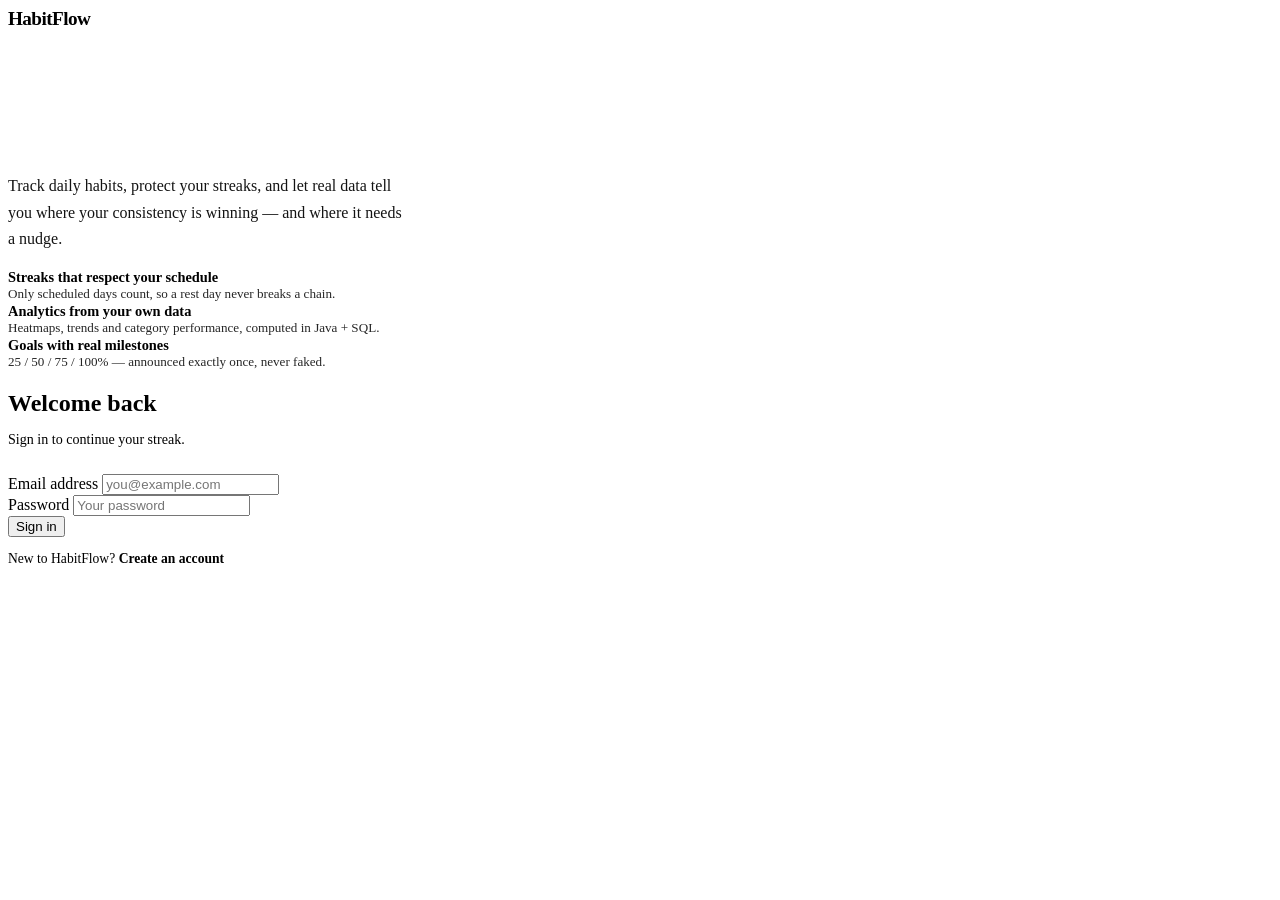
<file: src/main/resources/templates/login.html>
<!DOCTYPE html>
<html xmlns:th="http://www.thymeleaf.org" lang="en">
<head th:replace="~{fragments/layout :: head('Sign in')}"></head>
<body>
<div class="hf-auth-wrap">
    <div class="hf-auth-art">
        <div class="d-flex align-items-center gap-2 mb-5">
            <div class="hf-brand-mark" style="background:rgba(255,255,255,.2);box-shadow:none"><i class="bi bi-activity"></i></div>
            <span style="font-weight:800;font-size:1.2rem;letter-spacing:-.03em">HabitFlow</span>
        </div>
        <h1 style="color:#fff;font-size:2.5rem;line-height:1.12;max-width:440px">Build the habits that build you.</h1>
        <p style="max-width:400px;line-height:1.65;opacity:.92">
            Track daily habits, protect your streaks, and let real data tell you where your consistency
            is winning — and where it needs a nudge.
        </p>
        <div class="mt-auto d-flex flex-column gap-3" style="max-width:420px">
            <div class="d-flex gap-3 align-items-start">
                <i class="bi bi-check2-circle" style="font-size:1.15rem"></i>
                <div><strong style="font-size:.9rem">Streaks that respect your schedule</strong>
                    <div style="font-size:.82rem;opacity:.85">Only scheduled days count, so a rest day never breaks a chain.</div></div>
            </div>
            <div class="d-flex gap-3 align-items-start">
                <i class="bi bi-bar-chart-line" style="font-size:1.15rem"></i>
                <div><strong style="font-size:.9rem">Analytics from your own data</strong>
                    <div style="font-size:.82rem;opacity:.85">Heatmaps, trends and category performance, computed in Java + SQL.</div></div>
            </div>
            <div class="d-flex gap-3 align-items-start">
                <i class="bi bi-bullseye" style="font-size:1.15rem"></i>
                <div><strong style="font-size:.9rem">Goals with real milestones</strong>
                    <div style="font-size:.82rem;opacity:.85">25 / 50 / 75 / 100% — announced exactly once, never faked.</div></div>
            </div>
        </div>
    </div>

    <div class="hf-auth-panel">
        <div class="hf-auth-card">
            <h2 style="font-size:1.5rem;margin-bottom:.3rem">Welcome back</h2>
            <p style="font-size:.88rem;color:var(--hf-text-soft);margin-bottom:1.6rem">Sign in to continue your streak.</p>

            <div id="authAlert" class="d-none"></div>

            <form id="loginForm" novalidate>
                <div class="mb-3">
                    <label class="form-label" for="email">Email address</label>
                    <input class="form-control" type="email" id="email" name="email" placeholder="you@example.com" autocomplete="email" required>
                </div>
                <div class="mb-3">
                    <label class="form-label" for="password">Password</label>
                    <input class="form-control" type="password" id="password" name="password" placeholder="Your password" autocomplete="current-password" required>
                </div>
                <button class="btn btn-hf w-100 py-2" type="submit">Sign in</button>
            </form>

            <p class="text-center mt-4" style="font-size:.85rem;color:var(--hf-text-soft)">
                New to HabitFlow? <a th:href="@{/register}" style="font-weight:700">Create an account</a>
            </p>
        </div>
    </div>
</div>
<script src="https://cdn.jsdelivr.net/npm/bootstrap@5.3.3/dist/js/bootstrap.bundle.min.js"></script>
<script th:src="@{/js/core.js}"></script>
<script th:src="@{/js/auth.js}"></script>
</body>
</html>
</file>
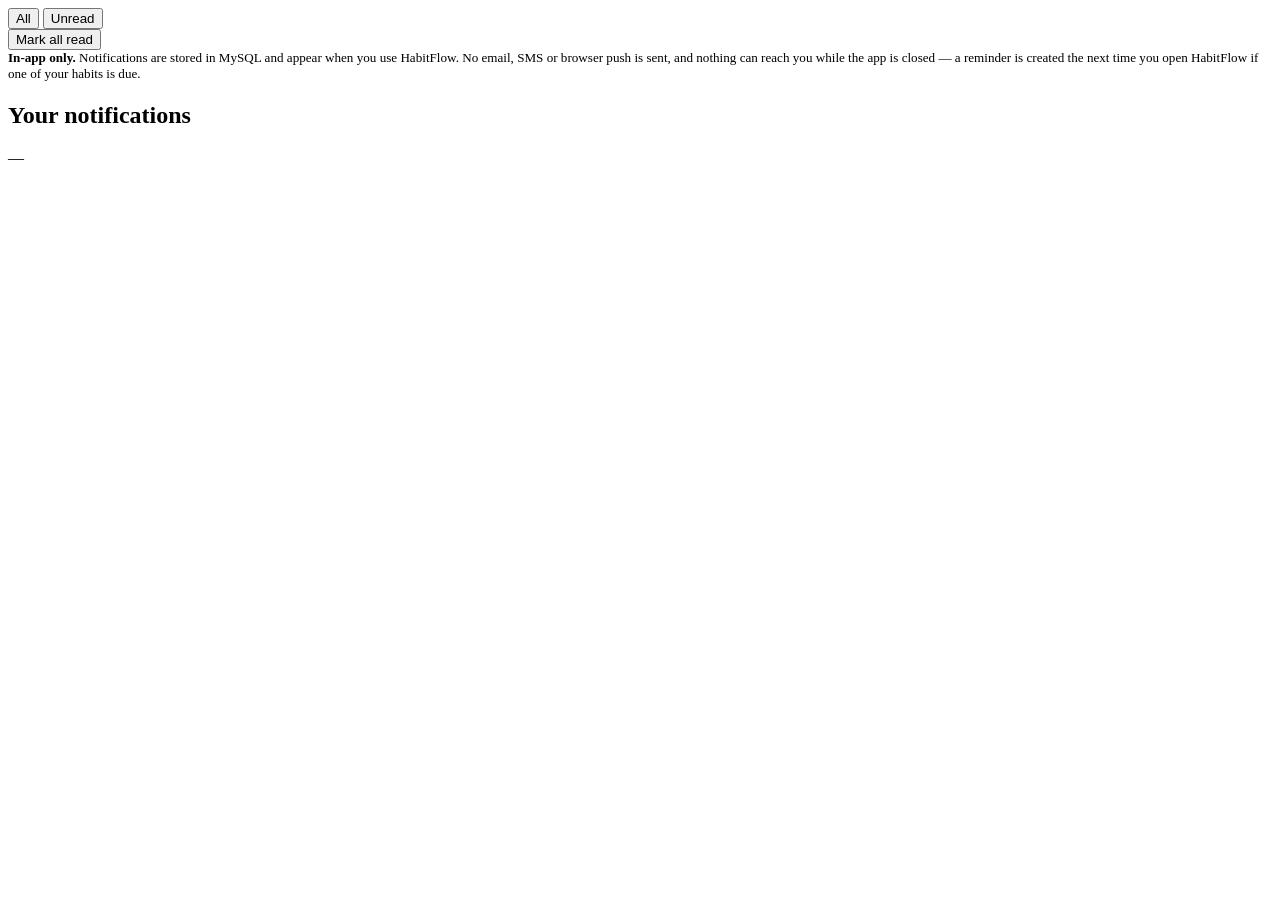
<file: src/main/resources/templates/notifications.html>
<!DOCTYPE html>
<html xmlns:th="http://www.thymeleaf.org" lang="en">
<head th:replace="~{fragments/layout :: head('Notifications')}"></head>
<body>
<div class="hf-shell">
    <aside th:replace="~{fragments/layout :: sidebar('notifications')}"></aside>
    <div class="hf-main">
        <header th:replace="~{fragments/layout :: topbar('Notifications','Notifications')}"></header>
        <main class="hf-content">
<div class="d-flex flex-wrap align-items-center justify-content-between gap-2 mb-3">
    <div class="d-flex gap-2">
        <button class="btn btn-hf-soft btn-sm notif-filter active" data-unread="false">All</button>
        <button class="btn btn-hf-ghost btn-sm notif-filter" data-unread="true">Unread</button>
    </div>
    <button class="btn btn-hf-ghost btn-sm" id="markAllRead"><i class="bi bi-check2-all me-1"></i>Mark all read</button>
</div>

<div class="alert alert-info" style="font-size:.82rem">
    <i class="bi bi-info-circle me-1"></i>
    <strong>In-app only.</strong> Notifications are stored in MySQL and appear when you use HabitFlow.
    No email, SMS or browser push is sent, and nothing can reach you while the app is closed —
    a reminder is created the next time you open HabitFlow if one of your habits is due.
</div>

<div class="hf-card">
    <div class="hf-card-head"><div><h2>Your notifications</h2><p id="notifCount">—</p></div></div>
    <div id="notifList">
        <div class="p-3"><div class="hf-skeleton mb-2" style="height:54px"></div><div class="hf-skeleton" style="height:54px"></div></div>
    </div>
</div>
        </main>
        <footer th:replace="~{fragments/layout :: footer}"></footer>
    </div>
</div>
<div th:replace="~{fragments/layout :: overlay}"></div>
<th:block th:replace="~{fragments/layout :: scripts('notifications')}"></th:block>
</body>
</html>
</file>
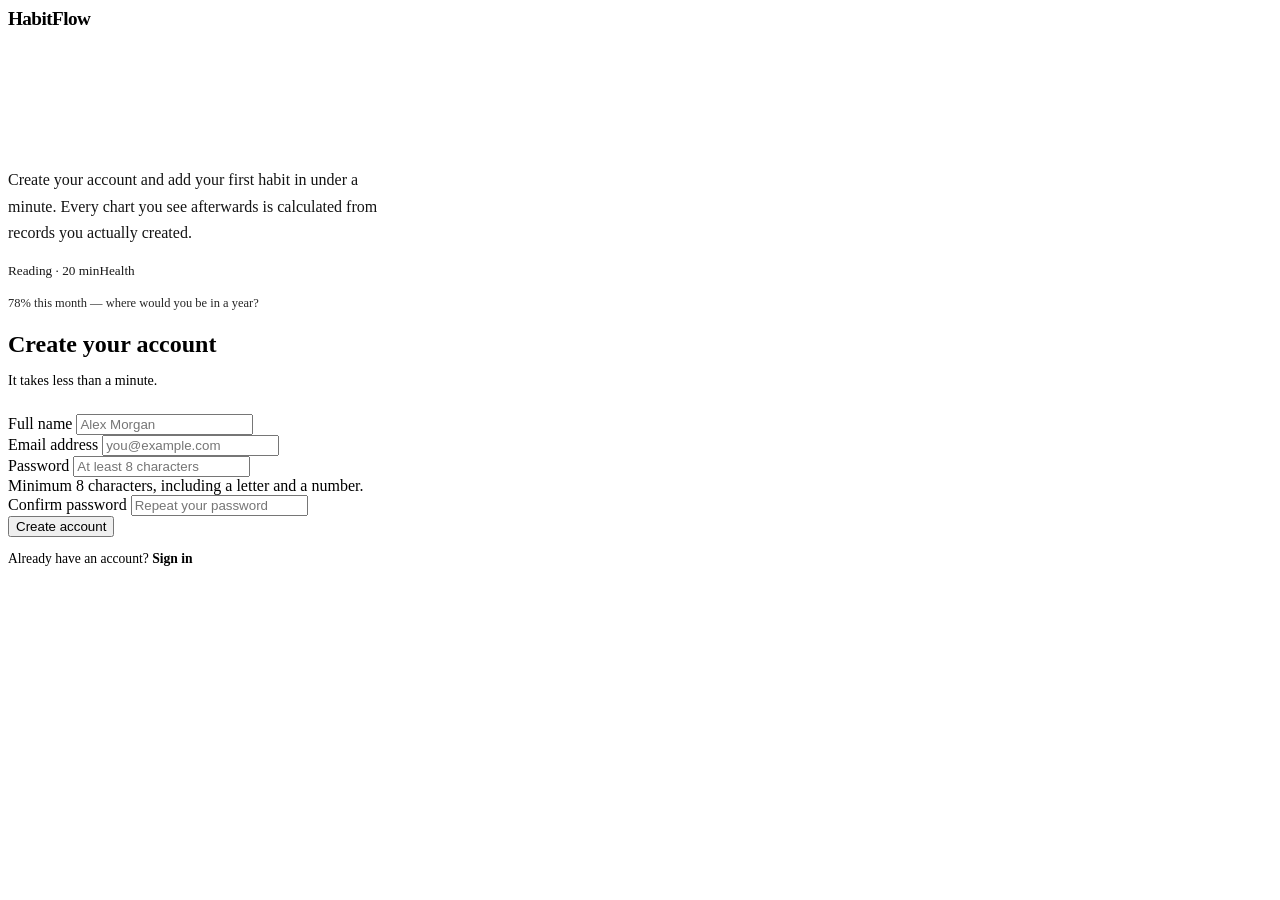
<file: src/main/resources/templates/register.html>
<!DOCTYPE html>
<html xmlns:th="http://www.thymeleaf.org" lang="en">
<head th:replace="~{fragments/layout :: head('Create account')}"></head>
<body>
<div class="hf-auth-wrap">
    <div class="hf-auth-art">
        <div class="d-flex align-items-center gap-2 mb-5">
            <div class="hf-brand-mark" style="background:rgba(255,255,255,.2);box-shadow:none"><i class="bi bi-activity"></i></div>
            <span style="font-weight:800;font-size:1.2rem;letter-spacing:-.03em">HabitFlow</span>
        </div>
        <h1 style="color:#fff;font-size:2.4rem;line-height:1.12;max-width:440px">Start with one habit. Compound it.</h1>
        <p style="max-width:400px;line-height:1.65;opacity:.92">
            Create your account and add your first habit in under a minute. Every chart you see afterwards
            is calculated from records you actually created.
        </p>
        <div class="mt-auto" style="max-width:400px">
            <div class="d-flex justify-content-between mb-2" style="font-size:.83rem;opacity:.9">
                <span>Reading · 20 min</span><span>Health</span>
            </div>
            <div class="hf-progress" style="background:rgba(255,255,255,.25);height:9px">
                <div class="hf-progress-bar" style="width:78%;background:#fff"></div>
            </div>
            <div style="font-size:.78rem;opacity:.85;margin-top:.5rem">78% this month — where would you be in a year?</div>
        </div>
    </div>

    <div class="hf-auth-panel">
        <div class="hf-auth-card">
            <h2 style="font-size:1.5rem;margin-bottom:.3rem">Create your account</h2>
            <p style="font-size:.88rem;color:var(--hf-text-soft);margin-bottom:1.6rem">It takes less than a minute.</p>

            <div id="authAlert" class="d-none"></div>

            <form id="registerForm" novalidate>
                <div class="mb-3">
                    <label class="form-label" for="fullName">Full name</label>
                    <input class="form-control" type="text" id="fullName" name="fullName" placeholder="Alex Morgan" autocomplete="name" required>
                </div>
                <div class="mb-3">
                    <label class="form-label" for="email">Email address</label>
                    <input class="form-control" type="email" id="email" name="email" placeholder="you@example.com" autocomplete="email" required>
                </div>
                <div class="mb-3">
                    <label class="form-label" for="password">Password</label>
                    <input class="form-control" type="password" id="password" name="password" placeholder="At least 8 characters" autocomplete="new-password" required>
                    <div class="form-text">Minimum 8 characters, including a letter and a number.</div>
                </div>
                <div class="mb-4">
                    <label class="form-label" for="confirmPassword">Confirm password</label>
                    <input class="form-control" type="password" id="confirmPassword" name="confirmPassword" placeholder="Repeat your password" autocomplete="new-password" required>
                </div>
                <button class="btn btn-hf w-100 py-2" type="submit">Create account</button>
            </form>

            <p class="text-center mt-4" style="font-size:.85rem;color:var(--hf-text-soft)">
                Already have an account? <a th:href="@{/login}" style="font-weight:700">Sign in</a>
            </p>
        </div>
    </div>
</div>
<script src="https://cdn.jsdelivr.net/npm/bootstrap@5.3.3/dist/js/bootstrap.bundle.min.js"></script>
<script th:src="@{/js/core.js}"></script>
<script th:src="@{/js/auth.js}"></script>
</body>
</html>
</file>
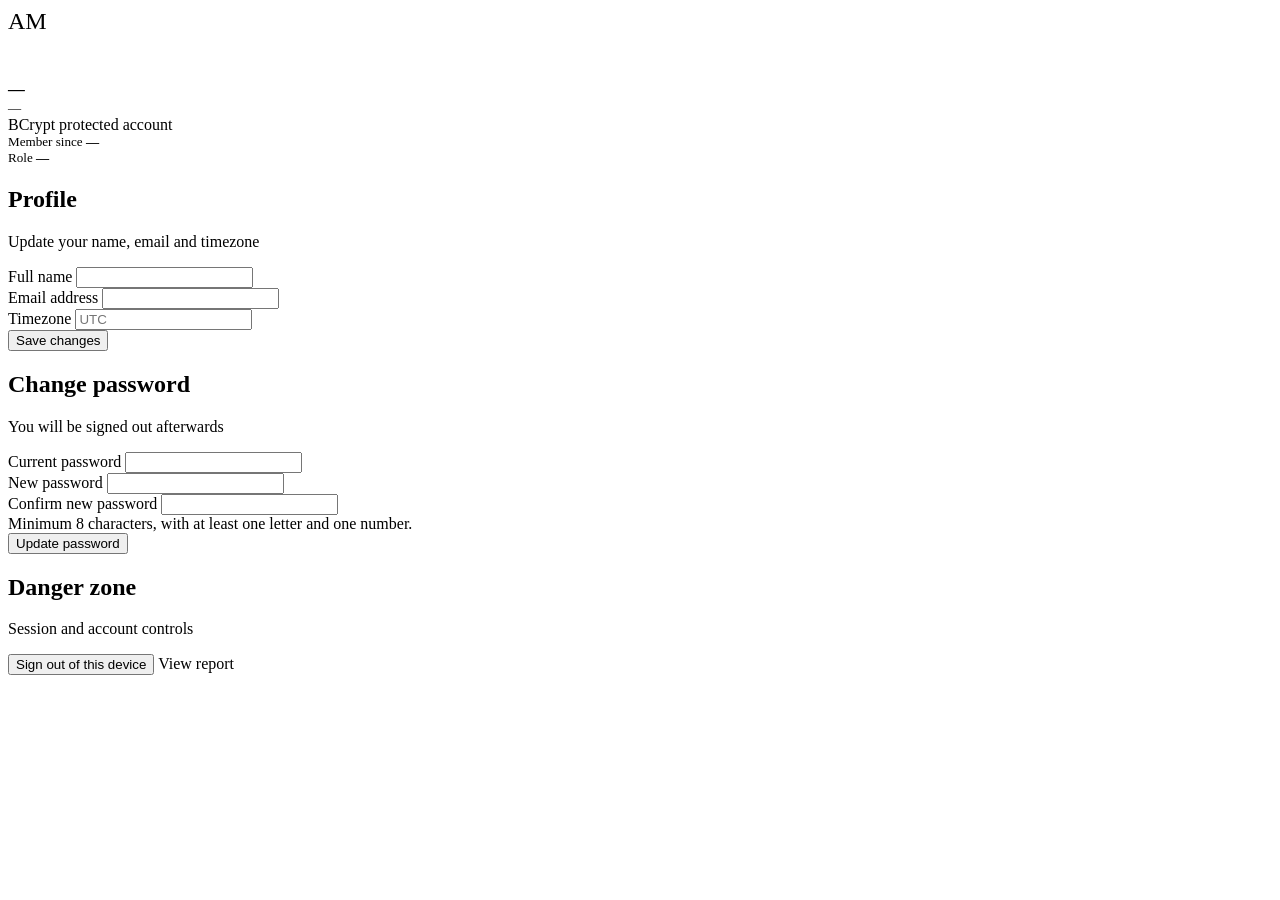
<file: src/main/resources/templates/settings.html>
<!DOCTYPE html>
<html xmlns:th="http://www.thymeleaf.org" lang="en">
<head th:replace="~{fragments/layout :: head('Profile & Settings')}"></head>
<body>
<div class="hf-shell">
    <aside th:replace="~{fragments/layout :: sidebar('settings')}"></aside>
    <div class="hf-main">
        <header th:replace="~{fragments/layout :: topbar('Profile & Settings','Settings')}"></header>
        <main class="hf-content">
<div class="row g-3">
    <div class="col-lg-4">
        <div class="hf-card">
            <div class="hf-card-body text-center">
                <div class="hf-avatar mx-auto mb-3" id="settingsAvatar" style="width:72px;height:72px;font-size:1.5rem">AM</div>
                <div style="font-weight:800;font-size:1.05rem" id="settingsName">—</div>
                <div style="font-size:.82rem;color:var(--hf-text-muted)" id="settingsEmail">—</div>
                <div class="hf-chip purple mt-3"><i class="bi bi-shield-check"></i> BCrypt protected account</div>
                <div class="mt-4 pt-3 text-start" style="border-top:1px solid var(--hf-border);font-size:.82rem">
                    <div class="d-flex justify-content-between mb-2"><span style="color:var(--hf-text-muted)">Member since</span>
                        <strong id="settingsSince">—</strong></div>
                    <div class="d-flex justify-content-between"><span style="color:var(--hf-text-muted)">Role</span>
                        <strong id="settingsRole">—</strong></div>
                </div>
            </div>
        </div>
    </div>
    <div class="col-lg-8">
        <div class="hf-card mb-3">
            <div class="hf-card-head"><div><h2>Profile</h2><p>Update your name, email and timezone</p></div></div>
            <div class="hf-card-body">
                <div class="alert d-none py-2" id="profileAlert" style="font-size:.83rem"></div>
                <form id="profileForm" novalidate>
                    <div class="row g-3">
                        <div class="col-md-6"><label class="form-label" for="profileName">Full name</label>
                            <input class="form-control" id="profileName" maxlength="120" required></div>
                        <div class="col-md-6"><label class="form-label" for="profileEmail">Email address</label>
                            <input class="form-control" type="email" id="profileEmail" required></div>
                        <div class="col-md-6"><label class="form-label" for="profileTimezone">Timezone</label>
                            <input class="form-control" id="profileTimezone" maxlength="60" placeholder="UTC"></div>
                    </div>
                    <button class="btn btn-hf mt-3" type="submit">Save changes</button>
                </form>
            </div>
        </div>

        <div class="hf-card mb-3">
            <div class="hf-card-head"><div><h2>Change password</h2><p>You will be signed out afterwards</p></div></div>
            <div class="hf-card-body">
                <div class="alert d-none py-2" id="passwordAlert" style="font-size:.83rem"></div>
                <form id="passwordForm" novalidate>
                    <div class="row g-3">
                        <div class="col-md-4"><label class="form-label" for="currentPassword">Current password</label>
                            <input class="form-control" type="password" id="currentPassword" autocomplete="current-password" required></div>
                        <div class="col-md-4"><label class="form-label" for="newPassword">New password</label>
                            <input class="form-control" type="password" id="newPassword" autocomplete="new-password" required></div>
                        <div class="col-md-4"><label class="form-label" for="confirmNewPassword">Confirm new password</label>
                            <input class="form-control" type="password" id="confirmNewPassword" autocomplete="new-password" required></div>
                    </div>
                    <div class="form-text mt-2">Minimum 8 characters, with at least one letter and one number.</div>
                    <button class="btn btn-hf mt-3" type="submit">Update password</button>
                </form>
            </div>
        </div>

        <div class="hf-card">
            <div class="hf-card-head"><div><h2>Danger zone</h2><p>Session and account controls</p></div></div>
            <div class="hf-card-body d-flex flex-wrap gap-2">
                <button class="btn btn-hf-ghost btn-sm" data-logout><i class="bi bi-box-arrow-right me-1"></i>Sign out of this device</button>
                <a class="btn btn-hf-ghost btn-sm" th:href="@{/analytics}"><i class="bi bi-download me-1"></i>View report</a>
            </div>
        </div>
    </div>
</div>
        </main>
        <footer th:replace="~{fragments/layout :: footer}"></footer>
    </div>
</div>
<div th:replace="~{fragments/layout :: overlay}"></div>
<th:block th:replace="~{fragments/layout :: scripts('settings')}"></th:block>
</body>
</html>
</file>
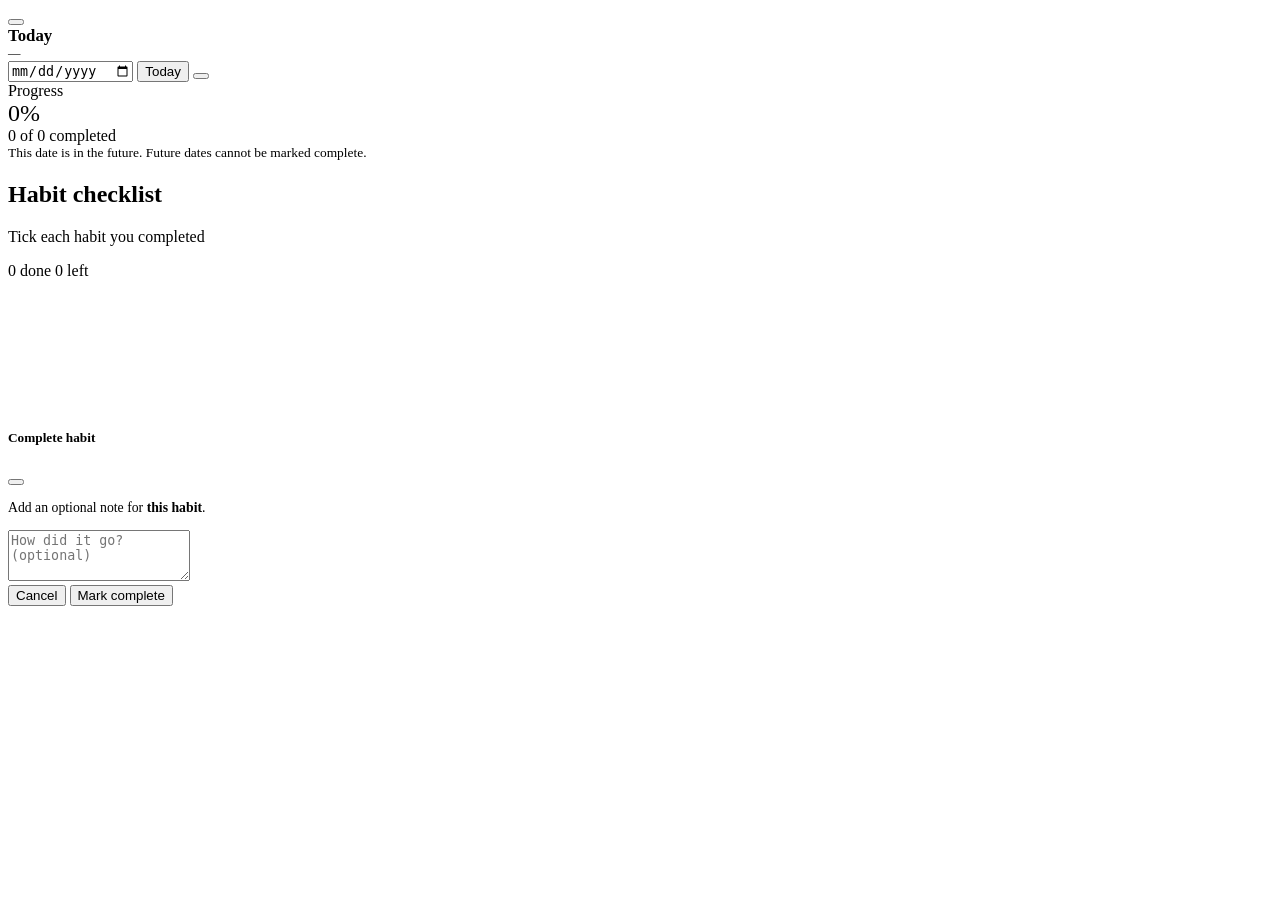
<file: src/main/resources/templates/tracking.html>
<!DOCTYPE html>
<html xmlns:th="http://www.thymeleaf.org" lang="en">
<head th:replace="~{fragments/layout :: head('Daily Tracking')}"></head>
<body>
<div class="hf-shell">
    <aside th:replace="~{fragments/layout :: sidebar('tracking')}"></aside>
    <div class="hf-main">
        <header th:replace="~{fragments/layout :: topbar('Daily Tracking','Tracking')}"></header>
        <main class="hf-content">
<div class="row g-3 mb-4">
    <div class="col-lg-8">
        <div class="hf-card">
            <div class="hf-card-body d-flex flex-wrap align-items-center gap-2">
                <button class="hf-icon-btn" id="prevDay" title="Previous day"><i class="bi bi-chevron-left"></i></button>
                <div class="flex-grow-1">
                    <div style="font-weight:800;font-size:1.05rem" id="trackingDateLabel">Today</div>
                    <div style="font-size:.78rem;color:var(--hf-text-muted)" id="trackingDateSub">—</div>
                </div>
                <input type="date" class="form-control" id="trackingDateInput" style="max-width:170px">
                <button class="btn btn-hf-ghost btn-sm" id="todayBtn">Today</button>
                <button class="hf-icon-btn" id="nextDay" title="Next day"><i class="bi bi-chevron-right"></i></button>
            </div>
        </div>
    </div>
    <div class="col-lg-4">
        <div class="hf-card h-100">
            <div class="hf-card-body d-flex align-items-center gap-3">
                <div id="trackingRing"></div>
                <div>
                    <div class="hf-stat-label">Progress</div>
                    <div class="hf-stat-value" style="font-size:1.5rem" id="trackingPercent">0%</div>
                    <div class="hf-stat-note" id="trackingCounts">0 of 0 completed</div>
                </div>
            </div>
        </div>
    </div>
</div>

<div class="alert alert-warning d-none" id="futureNotice" style="font-size:.84rem">
    <i class="bi bi-info-circle me-1"></i> This date is in the future. Future dates cannot be marked complete.
</div>

<div class="hf-card">
    <div class="hf-card-head">
        <div><h2>Habit checklist</h2><p id="trackingHint">Tick each habit you completed</p></div>
        <div class="d-flex gap-2">
            <span class="hf-chip green"><i class="bi bi-check2"></i><span id="completedChip">0 done</span></span>
            <span class="hf-chip amber"><i class="bi bi-hourglass"></i><span id="pendingChip">0 left</span></span>
        </div>
    </div>
    <div class="hf-card-body" id="trackingList"><div class="hf-skeleton mb-2" style="height:64px"></div><div class="hf-skeleton" style="height:64px"></div></div>
</div>

<div class="modal fade" id="noteModal" tabindex="-1">
  <div class="modal-dialog modal-dialog-centered">
    <div class="modal-content">
      <div class="modal-header"><h5 class="modal-title">Complete habit</h5>
        <button type="button" class="btn-close" data-bs-dismiss="modal"></button></div>
      <div class="modal-body">
        <p style="font-size:.86rem;color:var(--hf-text-soft)">Add an optional note for <strong id="noteHabitName">this habit</strong>.</p>
        <textarea class="form-control" id="noteText" rows="3" maxlength="500" placeholder="How did it go? (optional)"></textarea>
      </div>
      <div class="modal-footer">
        <button class="btn btn-hf-ghost btn-sm" data-bs-dismiss="modal">Cancel</button>
        <button class="btn btn-hf btn-sm" id="noteSave">Mark complete</button>
      </div>
    </div>
  </div>
</div>
        </main>
        <footer th:replace="~{fragments/layout :: footer}"></footer>
    </div>
</div>
<div th:replace="~{fragments/layout :: overlay}"></div>
<th:block th:replace="~{fragments/layout :: scripts('tracking')}"></th:block>
</body>
</html>
</file>
